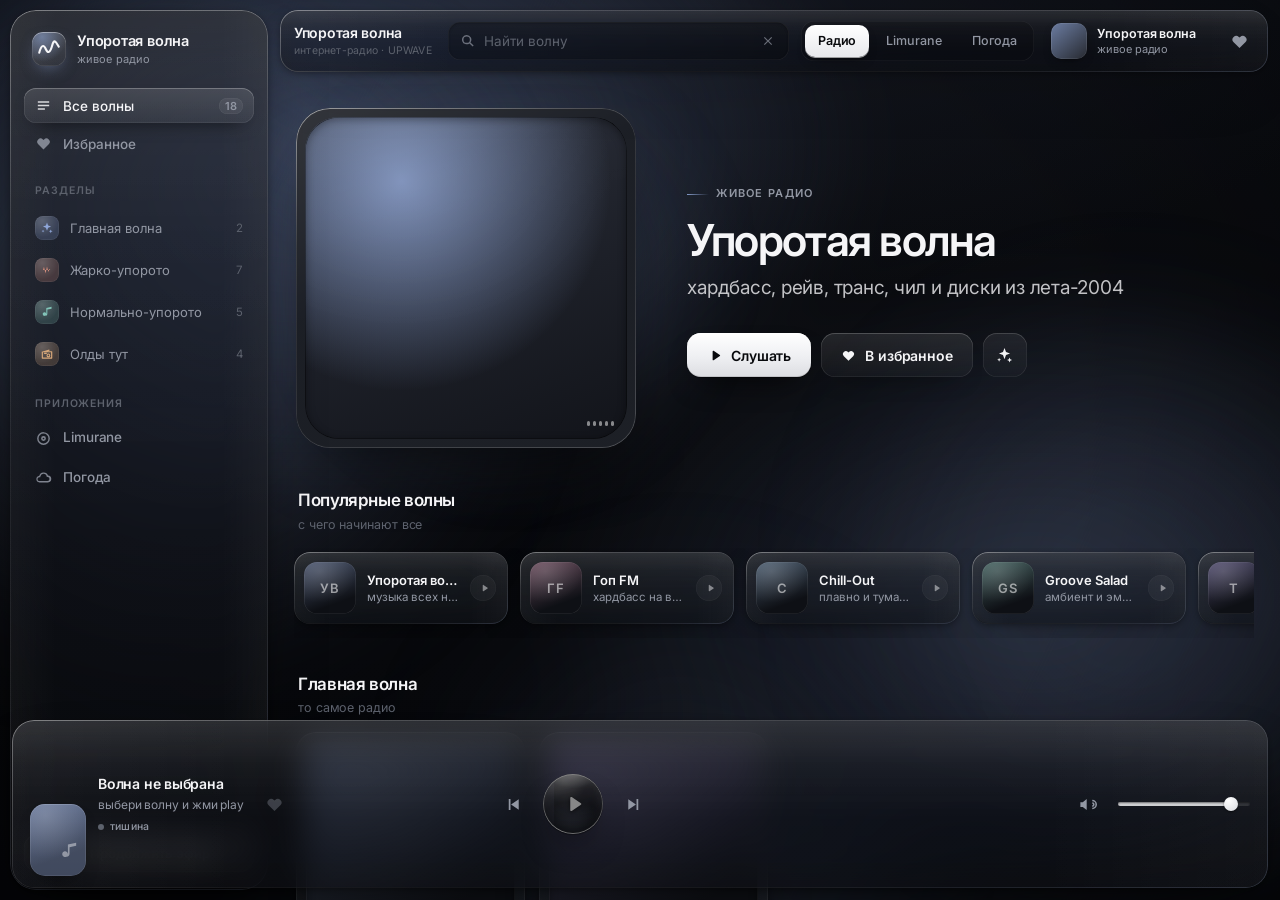
<file: index.html>
<!DOCTYPE html>
<html lang="ru">
<head>
  <meta charset="UTF-8">
  <meta name="viewport" content="width=device-width, initial-scale=1.0, viewport-fit=cover">
  <meta name="description" content="Упоротая волна — интернет-радио с живыми потоками: хардбасс, рейв, гоп-фм, транс, чил. Один клик — и в эфире.">
  <meta name="theme-color" content="#08090C">
  <meta name="apple-mobile-web-app-capable" content="yes">
  <meta name="apple-mobile-web-app-status-bar-style" content="black-translucent">
  <link rel="icon" href="data:image/svg+xml,%3Csvg xmlns='http://www.w3.org/2000/svg' viewBox='0 0 64 64'%3E%3Crect width='64' height='64' rx='15' fill='%2308090C'/%3E%3Cpath d='M10 40c4-16 9-16 13-8s9 8 13-8 9-8 12 2' fill='none' stroke='%23F5F5F7' stroke-width='4.5' stroke-linecap='round'/%3E%3C/svg%3E">
  <title>Упоротая волна — интернет-радио</title>
  <link rel="preconnect" href="https://fonts.googleapis.com">
  <link rel="preconnect" href="https://fonts.gstatic.com" crossorigin>
  <link rel="stylesheet" href="https://fonts.googleapis.com/css2?family=Inter:wght@300;400;500;600;700&display=swap">
  <link rel="stylesheet" href="css/style.css?v=21">
</head>
<body>
  <!-- Атмосфера: цвет живёт в ::before и меняется плавно из обложки -->
  <div class="atmos" id="atmos" aria-hidden="true">
    <span class="atmos-blob a"></span>
    <span class="atmos-blob b"></span>
    <span class="atmos-blob c"></span>
    <span class="atmos-grain"></span>
  </div>

  <!-- Каркас Liquid Glass для иконок: CHROME — деформация кромки (FrostedGlass),
       DISP — настоящее преломление для маленьких выпуклых кнопок -->
  <svg class="glass-defs" width="0" height="0" aria-hidden="true" focusable="false">
    <defs>
      <radialGradient id="lg-refract" cx="50%" cy="50%" r="50%">
        <stop offset="0" stop-color="#fff" stop-opacity="1"/>
        <stop offset="0.28" stop-color="#a8a8a8" stop-opacity="1"/>
        <stop offset="0.62" stop-color="#4a4a4a" stop-opacity="1"/>
        <stop offset="0.9" stop-color="#c8c8c8" stop-opacity="1"/>
        <stop offset="1" stop-color="#fff" stop-opacity="1"/>
      </radialGradient>
      <radialGradient id="lg-refract-flat" cx="50%" cy="42%" r="62%">
        <stop offset="0" stop-color="#fff" stop-opacity="1"/>
        <stop offset="0.35" stop-color="#a0a0a0" stop-opacity="1"/>
        <stop offset="0.75" stop-color="#3c3c3c" stop-opacity="1"/>
        <stop offset="0.93" stop-color="#9c9c9c" stop-opacity="1"/>
        <stop offset="1" stop-color="#fff" stop-opacity="1"/>
      </radialGradient>
      <filter id="lg-chrome" x="-35%" y="-35%" width="170%" height="170%" color-interpolation-filters="sRGB">
        <feImage href="#lg-refract" x="0" y="0" width="100%" height="100%" preserveAspectRatio="none" result="map"/>
        <feDisplacementMap in="SourceGraphic" in2="map" scale="24" xChannelSelector="R" yChannelSelector="G"/>
      </filter>
      <filter id="lg-chrome-flat" x="-35%" y="-35%" width="170%" height="170%" color-interpolation-filters="sRGB">
        <feImage href="#lg-refract-flat" x="0" y="0" width="100%" height="100%" preserveAspectRatio="none" result="map"/>
        <feDisplacementMap in="SourceGraphic" in2="map" scale="14" xChannelSelector="R" yChannelSelector="G"/>
      </filter>
      <filter id="lg-refract" x="-40%" y="-40%" width="180%" height="180%" color-interpolation-filters="sRGB">
        <feTurbulence id="lgRefractBase" type="fractalNoise" baseFrequency="0.0005 0.007" numOctaves="1" seed="23" result="noise"/>
        <feGaussianBlur in="noise" stdDeviation="3" result="soft"/>
        <feDisplacementMap in="SourceGraphic" in2="soft" scale="52" xChannelSelector="R" yChannelSelector="G"/>
      </filter>
      <filter id="lg-refract-round" x="-40%" y="-40%" width="180%" height="180%" color-interpolation-filters="sRGB">
        <feTurbulence id="lgRefractRound" type="fractalNoise" baseFrequency="0.006 0.006" numOctaves="1" seed="7" result="noise"/>
        <feGaussianBlur in="noise" stdDeviation="3" result="soft"/>
        <feDisplacementMap in="SourceGraphic" in2="soft" scale="46" xChannelSelector="R" yChannelSelector="G"/>
      </filter>
      <!-- Текстура стекла: едва видимая зернистость поверхности -->
      <filter id="lg-grain" x="0" y="0" width="100%" height="100%">
        <feTurbulence type="fractalNoise" baseFrequency="0.9" numOctaves="2" seed="11"/>
        <feColorMatrix type="saturate" values="0"/>
        <feComponentTransfer><feFuncA type="linear" slope="0.5" intercept="0"/></feComponentTransfer>
      </filter>
    </defs>
  </svg>

  <div class="app">

    <!-- Боковая панель -->
    <aside class="sidebar glass" id="sidebar" aria-label="Навигация">
      <div class="brand">
        <span class="brand-mark" id="brandMark" aria-hidden="true">
          <svg viewBox="0 0 32 32"><path d="M4 20.5c2.6-10 5.6-10 8-4.5s5.4 5.5 8-4.5 5.6-2 8 1.5" fill="none" stroke="currentColor" stroke-width="2.6" stroke-linecap="round"/></svg>
        </span>
        <span class="brand-name">Упоротая волна<small>живое радио</small></span>
      </div>

      <nav class="side-nav" id="sideNav">
        <button class="side-link active" data-nav="all">
          <svg viewBox="0 0 24 24" aria-hidden="true"><path d="M4 6h16v2.2H4V6zm0 4.9h16v2.2H4v-2.2zm0 4.9h10v2.2H4v-2.2z"/></svg>
          <span>Все волны</span>
          <span class="side-count" id="allCount"></span>
        </button>
        <button class="side-link" data-nav="favorites">
          <svg viewBox="0 0 24 24" aria-hidden="true"><path d="M12 20.3 4.6 13a4.7 4.7 0 0 1 6.6-6.7l.8.8.8-.8A4.7 4.7 0 0 1 19.4 13L12 20.3z"/></svg>
          <span>Избранное</span>
          <span class="side-count" id="favCount" hidden></span>
        </button>
      </nav>

      <div class="side-section">
        <div class="side-head"><span>Разделы</span></div>
        <div class="side-playlists" id="sideMoods"></div>
      </div>

      <div class="side-section side-links">
        <div class="side-head"><span>Приложения</span></div>
        <a class="side-app" href="limurane.html">
          <svg viewBox="0 0 24 24" aria-hidden="true"><path d="M12 3a9 9 0 1 0 0 18 9 9 0 0 0 0-18zm0 2a7 7 0 1 1 0 14 7 7 0 0 1 0-14zm0 3.6a3.4 3.4 0 1 0 0 6.8 3.4 3.4 0 0 0 0-6.8zm0 2.2a1.2 1.2 0 1 1 0 2.4 1.2 1.2 0 0 1 0-2.4z"/></svg>
          <span>Limurane</span>
        </a>
        <a class="side-app" href="weather.html">
          <svg viewBox="0 0 24 24" aria-hidden="true"><path d="M6.5 19a4.5 4.5 0 0 1-.62-8.96A6.5 6.5 0 0 1 18.4 9.2 4.9 4.9 0 0 1 17.6 19H6.5zm11.1-2a2.9 2.9 0 0 0 .3-5.78l-1.5-.16-.08-1.5A4.5 4.5 0 0 0 7.7 10.3l-.38 1.33-1.4.15A2.5 2.5 0 0 0 6.5 17h11.1z"/></svg>
          <span>Погода</span>
        </a>
      </div>

      <button class="side-cta" id="btnLast">
        <svg viewBox="0 0 24 24" aria-hidden="true"><path d="M8 5.1v13.8L19 12 8 5.1z"/></svg>
        Продолжить эфир
      </button>
    </aside>

    <div class="sidebar-backdrop" id="sidebarBackdrop" hidden></div>

    <!-- Основная область -->
    <div class="content">
      <header class="topbar glass-chrome" id="topbar">
        <button class="icon-btn burger" id="btnBurger" aria-label="Меню и разделы">
          <svg viewBox="0 0 24 24" aria-hidden="true"><path d="M3 6h18v2.2H3V6zm0 4.9h18v2.2H3v-2.2zm0 4.9h18v2.2H3v-2.2z"/></svg>
        </button>

        <span class="top-name" aria-hidden="true">
          <b>Упоротая волна</b>
          <small>интернет-радио · UPWAVE</small>
        </span>

        <div class="search" role="search">
          <svg viewBox="0 0 24 24" aria-hidden="true"><path d="M10 3a7 7 0 1 0 4.2 12.6l4.8 4.8 1.5-1.5-4.8-4.8A7 7 0 0 0 10 3zm0 2.2A4.8 4.8 0 1 1 10 14.8 4.8 4.8 0 0 1 10 5.2z"/></svg>
          <input type="search" id="searchInput" placeholder="Найти волну" autocomplete="off" aria-label="Поиск волны">
          <button class="icon-btn small clear-btn" id="searchClear" hidden aria-label="Очистить поиск">
            <svg viewBox="0 0 24 24" aria-hidden="true"><path d="M6.4 5 5 6.4 10.6 12 5 17.6 6.4 19 12 13.4 17.6 19 19 17.6 13.4 12 19 6.4 17.6 5 12 10.6 6.4 5z"/></svg>
          </button>
        </div>

        <nav class="tabs" aria-label="Приложения">
          <a class="tab active" href="index.html" aria-current="page">Радио</a>
          <a class="tab" href="limurane.html">Limurane</a>
          <a class="tab" href="weather.html">Погода</a>
        </nav>

        <a class="top-mini" id="topMini" href="#" aria-label="Играть или поставить на паузу">
          <span class="top-mini-art" id="topMiniArt" aria-hidden="true"><i></i></span>
          <span class="top-mini-text">
            <span class="top-mini-title" id="topMiniTitle">Упоротая волна</span>
            <span class="top-mini-sub" id="topMiniSub">живое радио</span>
          </span>
        </a>

        <button class="icon-btn top-fav-btn" id="topFav" aria-label="Избранное" aria-pressed="false">
          <svg viewBox="0 0 24 24" aria-hidden="true"><path d="M12 20.3 4.6 13a4.7 4.7 0 0 1 6.6-6.7l.8.8.8-.8A4.7 4.7 0 0 1 19.4 13L12 20.3z"/></svg>
        </button>
      </header>

      <main class="view" id="view" tabindex="-1"></main>
    </div>

    <!-- Плеер: отдельная стеклянная поверхность над нижней кромкой -->
    <footer class="player glass-chrome-flat" id="player" aria-label="Плеер">
      <div class="player-left">
        <button class="np-art-btn" id="npBtn" aria-label="Играть текущую волну" disabled>
          <span class="np-art" id="npArt" aria-hidden="true">
            <svg viewBox="0 0 24 24"><path d="M9 18.2a3.1 3.1 0 1 1 1.8-2.8V5l9-1.9v3.3l-7.2 1.5v7.1A3.1 3.1 0 0 1 9 18.2z"/></svg>
            <span class="np-eq" id="npEq"><i></i><i></i><i></i><i></i></span>
          </span>
        </button>
        <div class="np-info">
          <div class="np-title" id="npTitle">Волна не выбрана</div>
          <div class="np-sub" id="npSub">выбери волну и жми play</div>
          <div class="np-meta">
            <span class="live-pill" id="livePill"><i class="dot" id="npDot"></i><span id="npStatus">тишина</span></span>
            <span class="np-listeners" id="npListeners" hidden></span>
          </div>
        </div>
        <button class="icon-btn fav" id="npFav" aria-label="В избранное" disabled>
          <svg viewBox="0 0 24 24" aria-hidden="true"><path d="M12 20.3 4.6 13a4.7 4.7 0 0 1 6.6-6.7l.8.8.8-.8A4.7 4.7 0 0 1 19.4 13L12 20.3z"/></svg>
        </button>
      </div>

      <div class="player-center">
        <div class="player-buttons">
          <button class="icon-btn" id="btnPrev" aria-label="Предыдущая волна">
            <svg viewBox="0 0 24 24" aria-hidden="true"><path d="M6 5h2.2v14H6V5zm12.6.4v13.2L8.9 12l9.7-6.6z"/></svg>
          </button>
          <button class="play-btn" id="btnPlay" aria-label="Играть">
            <span class="play-sheen" aria-hidden="true"></span>
            <svg class="ic-play" viewBox="0 0 24 24" aria-hidden="true"><path d="M9 5.4v13.2c0 .8.9 1.3 1.6.9l10-6.6c.6-.4.6-1.4 0-1.8l-10-6.6c-.7-.5-1.6 0-1.6.9z"/></svg>
            <svg class="ic-pause" viewBox="0 0 24 24" aria-hidden="true"><path d="M8 5h3.2v14H8V5zm4.8 0H16v14h-3.2V5z"/></svg>
          </button>
          <button class="icon-btn" id="btnNext" aria-label="Следующая волна">
            <svg viewBox="0 0 24 24" aria-hidden="true"><path d="M15.8 5H18v14h-2.2V5zM5.4 5.4 15.1 12l-9.7 6.6V5.4z"/></svg>
          </button>
        </div>
        <canvas class="viz" id="viz" aria-hidden="true"></canvas>
      </div>

      <div class="player-right">
        <button class="icon-btn mute" id="btnMute" aria-label="Выключить звук">
          <svg class="ic-vol" viewBox="0 0 24 24" aria-hidden="true"><path d="M11 5 6 9H3v6h3l5 4V5zm7 4a3 3 0 0 1 0 6v-2a1 1 0 0 0 0-2v-2zm0-3a6 6 0 0 1 0 12v-2a4 4 0 0 0 0-8V6z"/></svg>
          <svg class="ic-muted" viewBox="0 0 24 24" aria-hidden="true"><path d="M3 9v6h4l5 4V5L7 9H3zm17 .6L18.6 8 16.5 10 14.4 8 13 9.6l2.1 2.4L13 14.4l1.4 1.6 2.1-2 2.1 2 1.4-1.6-2.1-2.4L20 9.6z"/></svg>
        </button>
        <div class="vol-wrap">
          <input type="range" id="volume" min="0" max="1" step="0.01" value="0.9" aria-label="Громкость">
        </div>
      </div>
    </footer>
  </div>

  <div id="toastRoot" aria-live="polite"></div>
  <audio id="radio" preload="none" crossorigin="anonymous"></audio>

  <script src="js/live.js?v=1"></script>
  <script src="js/app.js?v=15"></script>
</body>
</html>
</file>
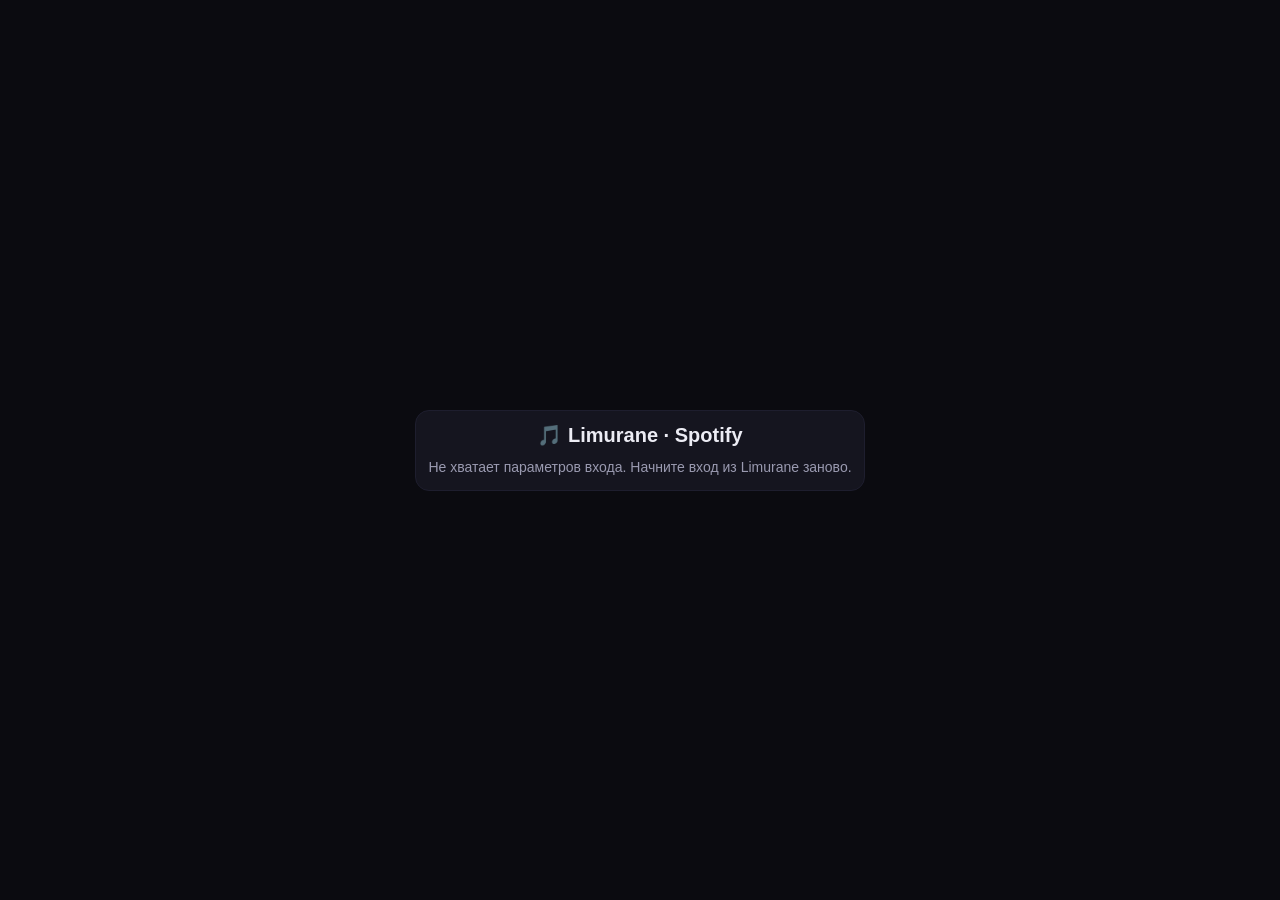
<file: callback.html>
<!DOCTYPE html>
<html lang="ru">
<head>
  <meta charset="UTF-8">
  <meta name="viewport" content="width=device-width, initial-scale=1.0">
  <title>Подключение Spotify — Limurane</title>
  <link rel="stylesheet" href="css/player.css?v=10">
  <style>
    body { display: flex; align-items: center; justify-content: center; min-height: 100vh; }
    .card { max-width: 520px; text-align: center; }
    .card h1 { font-size: 20px; margin-bottom: 10px; }
    .card p { color: var(--text-dim); font-size: 14px; line-height: 1.5; }
    .ok { color: var(--accent-2); }
  </style>
</head>
<body>
  <div class="card">
    <h1>🎵 Limurane · Spotify</h1>
    <p id="status">Подтверждаю вход…</p>
  </div>

  <script>
    (async () => {
      const $ = (s) => document.querySelector(s);
      const status = $("#status");
      const LS_TOKEN = "limurane.spotify.token";
      const LS_VERIF = "limurane.spotify.verifier";
      const LS_STATE = "limurane.spotify.state";

      const params = new URLSearchParams(location.search);
      const error = params.get("error");

      if (error) {
        status.textContent = error === "access_denied"
          ? "Вход отменён. Вернитесь в Limurane, если передумали."
          : "Spotify вернул ошибку: " + error;
        setTimeout(() => location.replace("limurane.html"), 3000);
        return;
      }

      const code = params.get("code");
      const state = params.get("state");
      const savedState = localStorage.getItem(LS_STATE);
      const verifier = localStorage.getItem(LS_VERIF);

      if (!code || !state || !verifier) {
        status.textContent = "Не хватает параметров входа. Начните вход из Limurane заново.";
        setTimeout(() => location.replace("limurane.html"), 3000);
        return;
      }

      /* CSRF-проверка state (требование PKCE) */
      if (state !== savedState) {
        status.textContent = "Несовпадение state — вход прерван из соображений безопасности.";
        setTimeout(() => location.replace("limurane.html"), 3500);
        return;
      }

      try {
        /* redirect_uri должен совпадать с тем, что уходил в authorize,
           символ в символ — иначе Spotify вернёт 400 invalid_grant. */
        const redirectUri = location.origin + location.pathname;
        const body = new URLSearchParams({
          grant_type: "authorization_code",
          code: code,
          redirect_uri: redirectUri,
          /* Client Secret не используется — это PKCE. Client ID берём из
             хранилища; если его там нет — встроенный в сайт. */
          client_id: localStorage.getItem("limurane.spotify.clientId") ||
            "52368657722b4d06bc672a8f6244969c",
          code_verifier: verifier,
        });

        const resp = await fetch("https://accounts.spotify.com/api/token", {
          method: "POST",
          headers: { "Content-Type": "application/x-www-form-urlencoded" },
          body,
        });

        if (!resp.ok) {
          /* Покажем причину от Spotify, а не только код */
          let detail = "";
          try {
            const err = await resp.json();
            detail = err.error_description || err.error || "";
          } catch (e) { /* тело не JSON — не критично */ }
          status.textContent = "Обмен токена не удался (HTTP " + resp.status + ")" +
            (detail ? ": " + detail : "") + ".";
          setTimeout(() => location.replace("limurane.html"), 6000);
          return;
        }

        const tok = await resp.json();
        localStorage.setItem(LS_TOKEN, JSON.stringify({
          access_token: tok.access_token,
          refresh_token: tok.refresh_token || null,
          expires_at: Date.now() + (tok.expires_in - 90) * 1000,
        }));
        localStorage.removeItem(LS_VERIF);
        localStorage.removeItem(LS_STATE);

        status.className = "ok";
        status.textContent = "Spotify подключён! Открываю Limurane…";
        setTimeout(() => location.replace("limurane.html"), 700);
      } catch (e) {
        status.textContent = "Сеть подвела: " + (e && e.message || e);
        setTimeout(() => location.replace("limurane.html"), 3500);
      }
    })();
  </script>
</body>
</html>
</file>
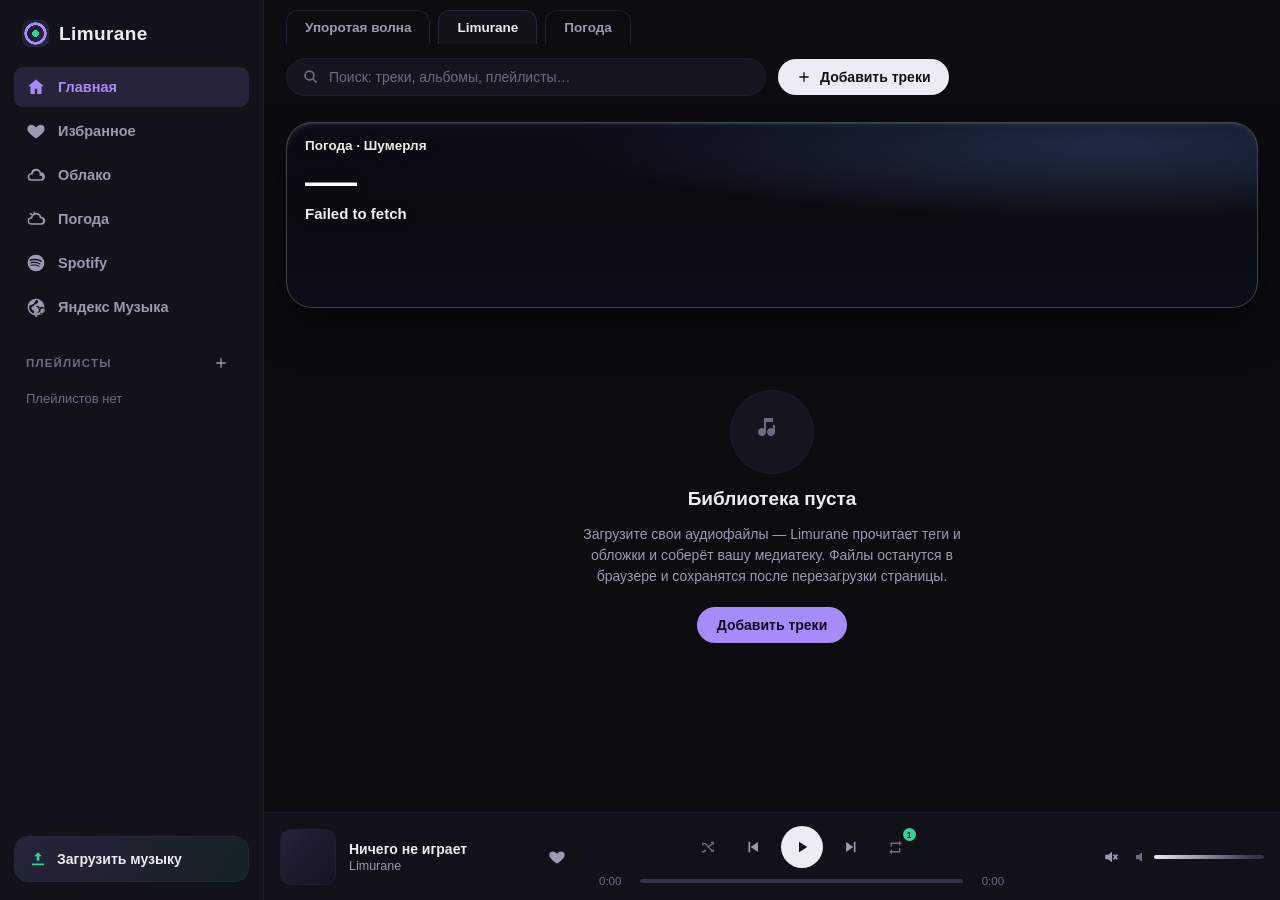
<file: limurane.html>
<!DOCTYPE html>
<html lang="ru">
<head>
  <meta charset="UTF-8">
  <meta name="viewport" content="width=device-width, initial-scale=1.0, viewport-fit=cover">
  <meta name="description" content="Limurane — локальный музыкальный плеер: загрузка аудиофайлов, плейлисты, избранное, поиск.">
  <meta name="theme-color" content="#0b0b10">
  <meta name="apple-mobile-web-app-capable" content="yes">
  <title>Limurane</title>
  <link rel="icon" href="data:image/svg+xml,%3Csvg xmlns='http://www.w3.org/2000/svg' viewBox='0 0 64 64'%3E%3Crect width='64' height='64' rx='14' fill='%230b0b10'/%3E%3Ccircle cx='32' cy='32' r='17' fill='none' stroke='%23a78bfa' stroke-width='5'/%3E%3Ccircle cx='32' cy='32' r='5' fill='%2334d399'/%3E%3C/svg%3E">
  <link rel="stylesheet" href="css/player.css?v=12">
  <link rel="stylesheet" href="css/weather.css?v=2">
</head>
<body>
  <div class="app">

    <!-- Боковая панель -->
    <aside class="sidebar" id="sidebar" aria-label="Навигация">
      <div class="brand">
        <span class="brand-mark" aria-hidden="true"></span>
        <span class="brand-name">Limurane</span>
      </div>

      <nav class="side-nav" id="sideNav">
        <button class="side-link" data-nav="home">
          <svg viewBox="0 0 24 24" aria-hidden="true"><path d="M12 3.1 2.6 11h2.8v9.4h5.2v-6.2h2.8v6.2h5.2V11h2.8L12 3.1z"/></svg>
          <span>Главная</span>
        </button>
        <button class="side-link" data-nav="favorites">
          <svg viewBox="0 0 24 24" aria-hidden="true"><path d="M12 21s-7.5-4.6-9.8-9.2C.6 8.4 2.6 4.9 6 4.6c2-.2 3.9.9 6 3.2 2.1-2.3 4-3.4 6-3.2 3.4.3 5.4 3.8 3.8 7.2C19.5 16.4 12 21 12 21z"/></svg>
          <span>Избранное</span>
          <span class="side-count" id="favCount" hidden></span>
        </button>
        <button class="side-link" data-nav="cloud">
          <svg viewBox="0 0 24 24" aria-hidden="true"><path d="M6.5 19a4.5 4.5 0 0 1-.4-8.98A6 6 0 0 1 17.8 8.7 4 4 0 0 1 17.5 19h-11zm11.15-2a2 2 0 0 0 .25-3.98l-1.53-.19-.08-1.54A4 4 0 0 0 8.4 10.02l-.4 1.36-1.42.15A2.5 2.5 0 0 0 6.5 17h11.15z"/></svg>
          <span>Облако</span>
          <span class="side-count" id="cloudCount" hidden></span>
        </button>
        <button class="side-link" data-nav="weather">
          <svg viewBox="0 0 24 24" aria-hidden="true"><path d="M6.5 19a4.5 4.5 0 0 1-.62-8.96A6.5 6.5 0 0 1 18.4 9.2 4.9 4.9 0 0 1 17.6 19H6.5zm11.1-2a2.9 2.9 0 0 0 .3-5.78l-1.5-.16-.08-1.5A4.5 4.5 0 0 0 7.7 10.3l-.38 1.33-1.4.15A2.5 2.5 0 0 0 6.5 17h11.1zM9 3.2h2v2.6H9V3.2zm5.4 1.1 1.2 1.6-2.1 1.6-1.2-1.6 2.1-1.6zM4.3 6 5.5 4.4l2.1 1.6-1.2 1.6L4.3 6z"/></svg>
          <span>Погода</span>
        </button>
        <button class="side-link" data-nav="spotify">
          <svg viewBox="0 0 24 24" aria-hidden="true"><path d="M12 2a10 10 0 1 0 0 20 10 10 0 0 0 0-20zm4.3 14.3c-.2.3-.6.4-.9.2-2.5-1.5-5.6-1.8-9.3-1-.3.1-.6-.1-.7-.5-.1-.3.1-.6.4-.7 4-.9 7.4-.5 10.2 1.2.3.2.4.6.3.8zm1.1-2.8c-.2.4-.7.5-1.1.3-2.8-1.7-7-2.2-10.2-1.2-.4.1-.9-.1-1-.5-.1-.4.1-.9.5-1 3.7-1.1 8.3-.6 11.5 1.4.3.2.4.7.3 1zm.1-2.9c-3.4-2-8.9-2.2-12-1.2-.5.2-1-.1-1.2-.6-.2-.5.1-1 .6-1.2 3.7-1.1 9.8-.9 13.7 1.4.5.3.6.8.4 1.3-.3.4-.9.6-1.5.3z"/></svg>
          <span>Spotify</span>
        </button>
        <button class="side-link" data-nav="yandex">
          <svg viewBox="0 0 24 24" aria-hidden="true"><path d="M12 2C6.48 2 2 6.48 2 12s4.48 10 10 10 10-4.48 10-10S17.52 2 12 2zm-1 17.93c-3.95-.11-7.1-3.35-7.1-7.1 0-1.06.18-2.08.53-3.02 3.02.46 5.72-1.72 6.57-4.63.27-.92 1.06-1.61 2.08-1.51.92.27 1.61 1.06 1.51 2.08-.61 2.11-2.77 3.62-5.05 3.84V21h2.36v-1.56c1.94-.27 3.52-1.79 3.52-3.84 0-2.18-1.54-3.96-3.53-3.96-1.35 0-2.48.78-2.93 1.93-.36.91 1.03 1.52 2.04 1.44.84-.06 1.65-.86 1.52-1.85-.2-1.43-1.48-2.42-3.03-2.28-1.72.15-3.09 1.55-2.94 3.31.09 1.05 1.01 1.86 2.08 1.86 1.07 0 1.93-.79 2.08-1.85.15-1.76 1.22-3.16 2.94-3.31 1.55-.14 2.83.85 3.03 2.28.13.99.68 1.79 1.52 1.85-1.01.08-2.4-.53-2.04-1.44.45-1.15 1.58-1.93 2.93-1.93 1.99 0 3.53 1.78 3.53 3.96 0 2.05-1.58 3.57-3.52 3.84V21h-2.36v-1.64c2.28-.22 4.44-1.73 5.05-3.84.1-1.02-.59-1.81-1.51-2.08-1.02-.1-1.81.59-2.08 1.51-.85 2.91-3.55 5.09-6.57 4.63-.35.94-.53 1.96-.53 3.02 0 3.75 3.15 6.99 7.1 7.1z"/></svg>
          <span>Яндекс Музыка</span>
        </button>
      </nav>

      <div class="side-section">
        <div class="side-head">
          <span>Плейлисты</span>
          <button class="icon-btn small" id="btnNewPlaylist" title="Создать плейлист" aria-label="Создать плейлист">
            <svg viewBox="0 0 24 24" aria-hidden="true"><path d="M11 5h2v6h6v2h-6v6h-2v-6H5v-2h6V5z"/></svg>
          </button>
        </div>
        <div class="side-playlists" id="sidePlaylists"></div>
      </div>

      <button class="upload-cta" id="btnUploadSide">
        <svg viewBox="0 0 24 24" aria-hidden="true"><path d="M12 3 6.8 8.2h3.4v6h3.6v-6h3.4L12 3zM4 18h16v2.4H4V18z"/></svg>
        Загрузить музыку
      </button>
    </aside>

    <div class="sidebar-backdrop" id="sidebarBackdrop" hidden></div>

    <!-- Основная область -->
    <div class="content">
      <nav class="tabs" aria-label="Приложения">
        <a class="tab" href="index.html">Упоротая волна</a>
        <a class="tab active" href="limurane.html" aria-current="page">Limurane</a>
        <a class="tab" href="weather.html">Погода</a>
      </nav>

      <header class="topbar">
        <button class="icon-btn burger" id="btnBurger" aria-label="Меню">
          <svg viewBox="0 0 24 24" aria-hidden="true"><path d="M3 6h18v2.2H3V6zm0 5h18v2.2H3V11zm0 5h18v2.2H3V16z"/></svg>
        </button>
        <button class="icon-btn back" id="btnBack" hidden aria-label="Назад">
          <svg viewBox="0 0 24 24" aria-hidden="true"><path d="M15.4 4.6 8 12l7.4 7.4 1.7-1.7L11.4 12l5.7-5.7-1.7-1.7z"/></svg>
        </button>
        <div class="search" role="search">
          <svg viewBox="0 0 24 24" aria-hidden="true"><path d="M10 3a7 7 0 1 0 4.2 12.6l4.8 4.8 1.5-1.5-4.8-4.8A7 7 0 0 0 10 3zm0 2.2A4.8 4.8 0 1 1 10 14.8 4.8 4.8 0 0 1 10 5.2z"/></svg>
          <input type="search" id="searchInput" placeholder="Поиск: треки, альбомы, плейлисты…" autocomplete="off">
          <button class="icon-btn small clear-btn" id="searchClear" hidden aria-label="Очистить поиск">
            <svg viewBox="0 0 24 24" aria-hidden="true"><path d="M6.4 5 5 6.4 10.6 12 5 17.6 6.4 19 12 13.4 17.6 19 19 17.6 13.4 12 19 6.4 17.6 5 12 10.6 6.4 5z"/></svg>
          </button>
        </div>
        <button class="upload-btn" id="btnUpload">
          <svg viewBox="0 0 24 24" aria-hidden="true"><path d="M11 5h2v6h6v2h-6v6h-2v-6H5v-2h6V5z"/></svg>
          <span>Добавить треки</span>
        </button>
      </header>

      <main class="view" id="view" tabindex="-1"></main>

      <!-- Нижний плеер — в потоке, sticky над адресной строкой -->
      <footer class="player" id="player">
    <div class="player-left">
      <div class="np-cover" id="npCover" aria-hidden="true"></div>
      <div class="np-info">
        <div class="np-title" id="npTitle">Ничего не играет</div>
        <div class="np-artist" id="npArtist">Limurane</div>
      </div>
      <button class="icon-btn fav" id="npFav" aria-label="В избранное" disabled>
        <svg viewBox="0 0 24 24" aria-hidden="true"><path d="M12 21s-7.5-4.6-9.8-9.2C.6 8.4 2.6 4.9 6 4.6c2-.2 3.9.9 6 3.2 2.1-2.3 4-3.4 6-3.2 3.4.3 5.4 3.8 3.8 7.2C19.5 16.4 12 21 12 21z"/></svg>
      </button>
    </div>

    <div class="player-center">
      <div class="player-buttons">
        <button class="ghost-btn" id="btnShuffle" aria-label="Перемешать" aria-pressed="false" title="Перемешать">
          <svg viewBox="0 0 24 24" aria-hidden="true"><path d="M17 4h4v4h-2V7.4l-4.3 4.3 4.3 4.3V14.5h2v4h-4v-2h.1l-4.4-4.5L8.3 7H6.5v2h-2V5h2v.5h2.9l4.5 4.5L18 5.5h-1V4zM4 17h2.5l2.2-2.2 1.5 1.5L7.6 19H4v-2z"/></svg>
        </button>
        <button class="icon-btn" id="btnPrev" aria-label="Предыдущий трек">
          <svg viewBox="0 0 24 24" aria-hidden="true"><path d="M6 5h2.2v14H6V5zm12.6.4v13.2L8.9 12l9.7-6.6z"/></svg>
        </button>
        <button class="play-btn" id="btnPlay" aria-label="Играть" aria-pressed="false">
          <svg class="ic-play" viewBox="0 0 24 24" aria-hidden="true"><path d="M8 5.1v13.8L19 12 8 5.1z"/></svg>
          <svg class="ic-pause" viewBox="0 0 24 24" aria-hidden="true"><path d="M7 5h3.4v14H7V5zm6.6 0H17v14h-3.4V5z"/></svg>
        </button>
        <button class="icon-btn" id="btnNext" aria-label="Следующий трек">
          <svg viewBox="0 0 24 24" aria-hidden="true"><path d="M15.8 5H18v14h-2.2V5zM5.4 5.4 15.1 12l-9.7 6.6V5.4z"/></svg>
        </button>
        <button class="ghost-btn" id="btnRepeat" aria-label="Повтор" aria-pressed="false" title="Повтор: выкл">
          <svg viewBox="0 0 24 24" aria-hidden="true"><path d="M7 7h10v2.5L21 6l-4-3.5V5H5v6h2V7zm10 10H7v-2.5L3 18l4 3.5V19h12v-6h-2v4z"/></svg>
          <span class="repeat-badge" hidden>1</span>
        </button>
      </div>
      <div class="seek-row">
        <span class="time" id="timeCur">0:00</span>
        <input type="range" id="seek" min="0" max="100" value="0" step="0.1" aria-label="Перемотка">
        <span class="time" id="timeTotal">0:00</span>
      </div>
    </div>

    <div class="player-right">
      <button class="icon-btn mute" id="btnMute" aria-label="Выключить звук">
        <svg class="ic-vol" viewBox="0 0 24 24" aria-hidden="true"><path d="M3 9v6h4l5 4V5L7 9H3zm13.5 3a3.5 3.5 0 0 0-2-3.2v6.4a3.5 3.5 0 0 0 2-3.2zm-2-8v2.1a6 6 0 0 1 0 11.8V20a8 8 0 0 0 0-16z"/></svg>
        <svg class="ic-muted" viewBox="0 0 24 24" aria-hidden="true"><path d="M3 9v6h4l5 4V5L7 9H3zm17 .6L18.6 8 16.5 10 14.4 8 13 9.6l2.1 2.4L13 14.4l1.4 1.6 2.1-2 2.1 2 1.4-1.6-2.1-2.4L20 9.6z"/></svg>
      </button>
      <svg class="vol-ic" viewBox="0 0 24 24" aria-hidden="true"><path d="M3 9v6h4l5 4V5L7 9H3z"/></svg>
      <input type="range" id="volume" min="0" max="1" step="0.01" value="0.9" aria-label="Громкость">
    </div>
    </footer>
    </div>
  </div>

  <!-- Скрытые элементы -->
  <input type="file" id="fileInput" accept="audio/*" multiple hidden>
  <div id="menuRoot"></div>
  <div id="toastRoot" aria-live="polite"></div>

  <dialog class="modal" id="playlistModal">
    <form id="playlistForm" method="dialog">
      <h2 id="playlistModalTitle">Новый плейлист</h2>
      <label class="field">
        <span>Название</span>
        <input type="text" id="playlistNameInput" maxlength="60" required autocomplete="off">
      </label>
      <div class="modal-actions">
        <button type="button" class="btn ghost" id="playlistCancel">Отмена</button>
        <button type="submit" class="btn primary" id="playlistSubmit">Создать</button>
      </div>
    </form>
  </dialog>

  <audio id="audio" preload="auto" crossorigin="anonymous"></audio>

  <script src="js/player.js?v=9"></script>
  <script src="js/spotify.js?v=8"></script>
  <script src="js/yandex.js?v=2"></script>
  <script src="js/weather.js?v=3"></script>
  <script>
    /* Вкладка «Погода» — отдельная страница; пункт сайдбара уходит туда же */
    document.addEventListener("click", function (e) {
      var link = e.target.closest('[data-nav="weather"]');
      if (!link) return;
      e.preventDefault();
      e.stopPropagation();
      location.href = "weather.html";
    }, true);
  </script>
</body>
</html>
</file>
<file: css/style.css>
/* ============================================================
   Упоротая волна — Liquid Glass
   Оптическое стекло: деформация кромки (SVG displacement по
   радиальной карте), преломление под выпуклыми кнопками,
   слоистые отражения. Палитра: #08090C / #111318 / #191C23 /
   #F5F5F7 / #9297A3. Акцент — из обложки текущего трека.
   ============================================================ */

:root {
  --ink-900: #08090C;
  --ink-800: #111318;
  --ink-700: #191C23;
  --ink-600: #23262E;
  --white: #F5F5F7;
  --dim: #9297A3;
  --faint: #5d626d;

  --art-rgb: 143 166 216;
  --art-hsl: 220 45% 70%;

  /* Регулируемые слои стекла */
  --glass-line: rgb(255 255 255 / 0.1);
  --glass-line-strong: rgb(255 255 255 / 0.18);
  --glass-fill: rgb(255 255 255 / 0.035);
  --glass-tint: rgb(16 18 24 / 0.72);

  --r-lg: 26px;
  --r-md: 20px;
  --r-sm: 14px;
  --r-xs: 10px;

  --ease: cubic-bezier(0.32, 0.72, 0, 1);
  --ease-soft: cubic-bezier(0.22, 1, 0.36, 1);

  --topbar-h: 62px;
  --player-h: 92px;
  --sidebar-w: 268px;

  --font: "Inter", -apple-system, BlinkMacSystemFont, "SF Pro Display", "Segoe UI", Roboto, "Helvetica Neue", sans-serif;

  --shadow-deep: 0 24px 60px -28px rgb(0 0 0 / 0.85), 0 2px 8px -2px rgb(0 0 0 / 0.5);
  --shadow-lift: 0 30px 70px -30px rgb(0 0 0 / 0.9);

  color-scheme: dark;
}

* { box-sizing: border-box; margin: 0; padding: 0; }

html, body { height: 100%; }

html { -webkit-text-size-adjust: 100%; }

body {
  font-family: var(--font);
  background: var(--ink-900);
  color: var(--white);
  font-size: 14.5px;
  line-height: 1.45;
  letter-spacing: -0.006em;
  -webkit-font-smoothing: antialiased;
  -moz-osx-font-smoothing: grayscale;
  overflow: hidden;
  overscroll-behavior: none;
}

button { font-family: inherit; font-size: inherit; color: inherit; background: none; border: 0; cursor: pointer; -webkit-tap-highlight-color: transparent; }
a { color: inherit; text-decoration: none; }
input { font-family: inherit; }
img { display: block; }

svg { width: 18px; height: 18px; fill: currentColor; display: block; flex-shrink: 0; }

.ic { display: inline-flex; }
.ic svg { width: 18px; height: 18px; }

:focus-visible { outline: 2px solid rgb(245 245 247 / 0.75); outline-offset: 3px; }

::selection { background: rgb(var(--art-rgb) / 0.35); }

::-webkit-scrollbar { width: 10px; height: 10px; }
::-webkit-scrollbar-track { background: transparent; }
::-webkit-scrollbar-thumb { background: rgb(255 255 255 / 0.09); border-radius: 8px; border: 3px solid transparent; background-clip: padding-box; }
::-webkit-scrollbar-thumb:hover { background: rgb(255 255 255 / 0.16); background-clip: padding-box; border: 3px solid transparent; }

.glass-defs { position: absolute; width: 0; height: 0; overflow: hidden; pointer-events: none; }

/* ============================================================
   Атмосфера: тёмная основа, мягкие пятна цвета обложки, текстура
   ============================================================ */

.atmos {
  position: fixed;
  inset: 0;
  z-index: 0;
  overflow: hidden;
  pointer-events: none;
  background:
    radial-gradient(120% 80% at 50% -10%, #151821 0%, transparent 55%),
    linear-gradient(180deg, #0b0d12 0%, var(--ink-900) 45%, #06070a 100%);
}

.atmos::before {
  content: "";
  position: absolute;
  inset: -20%;
  background:
    radial-gradient(46% 42% at 32% 26%, var(--a1, rgb(143 166 216 / 0.3)) 0%, transparent 68%),
    radial-gradient(40% 38% at 72% 62%, var(--a2, rgb(143 166 216 / 0.18)) 0%, transparent 70%),
    radial-gradient(34% 30% at 50% 92%, var(--a3, rgb(143 166 216 / 0.12)) 0%, transparent 72%);
  filter: blur(30px) saturate(115%);
  transition: background 2.6s var(--ease-soft), filter 2.6s var(--ease-soft);
  will-change: background;
}

.atmos-blob {
  position: absolute;
  border-radius: 50%;
  filter: blur(90px);
  opacity: 0.55;
  transition: background 3.2s var(--ease-soft), transform 1.2s ease-out;
  will-change: transform;
}

.atmos-blob.a {
  width: 42vw; height: 42vw;
  left: -8vw; top: 6vh;
  background: var(--a1, rgb(143 166 216 / 0.32));
}

.atmos-blob.b {
  width: 36vw; height: 36vw;
  right: -6vw; top: 40vh;
  background: var(--a2, rgb(143 166 216 / 0.2));
}

.atmos-blob.c {
  width: 30vw; height: 30vw;
  left: 38vw; bottom: -12vh;
  background: var(--a3, rgb(143 166 216 / 0.14));
}

/* Курсор чуть сдвигает свет — очень слабо, без параллакса картинок */
body:not(.calm) .atmos-blob.a { transform: translate3d(calc(var(--mx, 50%) * 0.012 - 6px), 0, 0); }
body:not(.calm) .atmos-blob.b { transform: translate3d(calc(var(--mx, 50%) * -0.01 + 5px), calc(var(--my, 50%) * 0.008 - 4px), 0); }

.atmos-grain {
  position: absolute;
  inset: 0;
  opacity: 0.5;
  mix-blend-mode: soft-light;
  background-image:
    repeating-linear-gradient(115deg, rgb(255 255 255 / 0.012) 0 1px, transparent 1px 3px),
    radial-gradient(circle at 50% 50%, transparent 55%, rgb(0 0 0 / 0.5) 100%);
}

/* ============================================================
   Каркас
   ============================================================ */

.app {
  position: relative;
  z-index: 1;
  display: grid;
  grid-template-columns: var(--sidebar-w) 1fr;
  grid-template-rows: minmax(0, 1fr);
  height: 100vh;
  height: 100dvh;
}

.content {
  position: relative;
  display: flex;
  flex-direction: column;
  min-width: 0;
  min-height: 0;
}

/* ============================================================
   Стекло: базовый материал и его слои
   ============================================================ */

.glass,
.glass-chrome,
.glass-chrome-flat {
  position: relative;
  isolation: isolate;
  -webkit-backdrop-filter: blur(22px) saturate(150%);
  backdrop-filter: blur(22px) saturate(150%);
  box-shadow:
    inset 0 0 0 0.6px var(--glass-line),
    inset 0 1px 0 0 rgb(255 255 255 / 0.06),
    inset 0 -1px 0 0 rgb(0 0 0 / 0.35),
    var(--shadow-deep);
}

/* верхний отблеск и мягкая подложка — одни и те же псевдослои */
.glass::before,
.glass-chrome::before,
.glass-chrome-flat::before {
  content: "";
  position: absolute;
  inset: 0;
  border-radius: inherit;
  z-index: -1;
  pointer-events: none;
  background:
    linear-gradient(180deg, rgb(255 255 255 / 0.075) 0%, rgb(255 255 255 / 0.014) 26%, rgb(255 255 255 / 0) 48%, rgb(0 0 0 / 0.1) 100%),
    linear-gradient(90deg, rgb(255 255 255 / 0.03), transparent 18%, transparent 82%, rgb(255 255 255 / 0.03));
}

/* вторичный блик по кромке — «толщина» материала */
.glass::after,
.glass-chrome::after,
.glass-chrome-flat::after {
  content: "";
  position: absolute;
  inset: 0;
  border-radius: inherit;
  z-index: -1;
  pointer-events: none;
  padding: 1px;
  background: linear-gradient(158deg,
    rgb(255 255 255 / 0.32) 0%,
    rgb(255 255 255 / 0.06) 22%,
    rgb(255 255 255 / 0) 46%,
    rgb(255 255 255 / 0.02) 70%,
    rgb(var(--art-rgb) / 0.18) 100%);
  -webkit-mask: linear-gradient(#000 0 0) content-box, linear-gradient(#000 0 0);
  mask: linear-gradient(#000 0 0) content-box, linear-gradient(#000 0 0);
  -webkit-mask-composite: xor;
  mask-composite: exclude;
}

@supports ((backdrop-filter: url(#lg-chrome)) or (-webkit-backdrop-filter: url(#lg-chrome))) {
  .glass-chrome {
    -webkit-backdrop-filter: blur(18px) saturate(165%) url(#lg-chrome);
    backdrop-filter: blur(18px) saturate(165%) url(#lg-chrome);
  }
  .glass-chrome-flat {
    -webkit-backdrop-filter: blur(16px) saturate(155%) url(#lg-chrome-flat);
    backdrop-filter: blur(16px) saturate(155%) url(#lg-chrome-flat);
  }
}

/* ============================================================
   Боковая панель
   ============================================================ */

.sidebar {
  display: flex;
  flex-direction: column;
  gap: 22px;
  padding: 20px 14px 18px;
  margin: 10px 0 10px 10px;
  border-radius: var(--r-lg);
  background:
    linear-gradient(180deg, rgb(255 255 255 / 0.045), rgb(255 255 255 / 0.008) 60%, rgb(0 0 0 / 0.06)),
    rgb(14 16 21 / 0.66);
  overflow-y: auto;
  z-index: 60;
  transition: transform 0.34s var(--ease);
}

.brand {
  display: flex;
  align-items: center;
  gap: 11px;
  padding: 2px 8px 0;
}

.brand-mark {
  width: 34px;
  height: 34px;
  border-radius: 11px;
  display: grid;
  place-items: center;
  color: var(--white);
  flex-shrink: 0;
  background:
    radial-gradient(120% 120% at 30% 15%, rgb(var(--art-rgb) / 0.55), transparent 60%),
    linear-gradient(160deg, rgb(255 255 255 / 0.16), rgb(255 255 255 / 0.03));
  box-shadow:
    inset 0 1px 0 rgb(255 255 255 / 0.35),
    inset 0 0 0 0.6px rgb(255 255 255 / 0.14),
    0 6px 16px -6px rgb(var(--art-rgb) / 0.55);
  cursor: pointer;
  transition: transform 0.3s var(--ease), box-shadow 0.3s var(--ease);
}

.brand-mark:hover { transform: translateY(-1px) scale(1.03); }
.brand-mark:active { transform: scale(0.96); }
.brand-mark svg { width: 26px; height: 26px; }

.brand-name {
  display: flex;
  flex-direction: column;
  font-size: 14.5px;
  font-weight: 600;
  letter-spacing: -0.015em;
  line-height: 1.15;
}

.brand-name small {
  font-size: 11px;
  font-weight: 400;
  color: var(--dim);
  letter-spacing: 0.01em;
  margin-top: 3px;
}

.side-nav { display: flex; flex-direction: column; gap: 3px; }

.side-link,
.side-app {
  display: flex;
  align-items: center;
  gap: 11px;
  width: 100%;
  padding: 9px 11px;
  border-radius: 12px;
  color: var(--dim);
  font-size: 13.5px;
  font-weight: 500;
  text-align: left;
  transition: background 0.2s ease, color 0.2s ease, box-shadow 0.24s var(--ease), transform 0.24s var(--ease);
}

.side-link svg,
.side-app svg { width: 17px; height: 17px; opacity: 0.85; }
.side-link span:not(.side-count) { flex: 1; }

.side-link:hover,
.side-app:hover {
  color: var(--white);
  background: rgb(255 255 255 / 0.05);
  box-shadow: inset 0 0 0 0.5px rgb(255 255 255 / 0.07);
}

.side-link.active,
.side-link[aria-current="page"] {
  color: var(--white);
  background:
    linear-gradient(180deg, rgb(255 255 255 / 0.13), rgb(255 255 255 / 0.05));
  box-shadow:
    inset 0 1px 0 rgb(255 255 255 / 0.2),
    inset 0 0 0 0.6px rgb(255 255 255 / 0.12),
    0 8px 20px -12px rgb(0 0 0 / 0.9);
}

.side-count {
  min-width: 22px;
  padding: 1px 6px;
  border-radius: 99px;
  font-size: 11px;
  font-weight: 600;
  text-align: center;
  color: var(--dim);
  background: rgb(255 255 255 / 0.06);
  box-shadow: inset 0 0 0 0.5px rgb(255 255 255 / 0.08);
}

.side-section { display: flex; flex-direction: column; gap: 4px; }

.side-head {
  display: flex;
  align-items: center;
  justify-content: space-between;
  padding: 0 11px 6px;
  font-size: 10.5px;
  font-weight: 600;
  letter-spacing: 0.09em;
  text-transform: uppercase;
  color: var(--faint);
}

.side-playlists { display: flex; flex-direction: column; gap: 2px; }

.side-playlist {
  display: flex;
  align-items: center;
  gap: 11px;
  padding: 8px 11px;
  border-radius: 11px;
  color: var(--dim);
  font-size: 13px;
  text-align: left;
  transition: background 0.2s ease, color 0.2s ease;
}

.side-playlist .pl-ic {
  width: 24px;
  height: 24px;
  border-radius: 8px;
  display: grid;
  place-items: center;
  color: var(--st, var(--dim));
  background:
    radial-gradient(100% 100% at 30% 20%, rgb(255 255 255 / 0.18), transparent 70%),
    color-mix(in srgb, var(--st) 22%, transparent);
  box-shadow: inset 0 0 0 0.6px rgb(255 255 255 / 0.1);
}

.side-playlist .pl-ic svg { width: 14px; height: 14px; }
.side-playlist .pl-name { flex: 1; }
.side-playlist .pl-count { font-size: 11.5px; color: var(--faint); }

.side-playlist:hover { color: var(--white); background: rgb(255 255 255 / 0.045); }
.side-playlist.active { color: var(--white); background: rgb(255 255 255 / 0.08); box-shadow: inset 0 0 0 0.5px rgb(255 255 255 / 0.09); }

.side-links { gap: 2px; }

.side-cta {
  margin-top: auto;
  display: flex;
  align-items: center;
  justify-content: center;
  gap: 8px;
  padding: 11px 14px;
  border-radius: 14px;
  font-size: 13px;
  font-weight: 600;
  color: var(--white);
  background: linear-gradient(180deg, rgb(255 255 255 / 0.14), rgb(255 255 255 / 0.04));
  box-shadow:
    inset 0 1px 0 rgb(255 255 255 / 0.24),
    inset 0 0 0 0.6px rgb(255 255 255 / 0.12),
    0 12px 26px -14px rgb(0 0 0 / 0.9);
  transition: transform 0.24s var(--ease), box-shadow 0.24s var(--ease);
}

.side-cta:hover { transform: translateY(-1px); box-shadow: inset 0 1px 0 rgb(255 255 255 / 0.3), inset 0 0 0 0.6px rgb(255 255 255 / 0.16), 0 18px 32px -16px rgb(0 0 0 / 0.9); }
.side-cta:active { transform: scale(0.985); }
.side-cta svg { width: 13px; height: 13px; }

.sidebar-backdrop { display: none; }

/* ============================================================
   Топбар — тонкая стеклянная поверхность
   ============================================================ */

.topbar {
  display: flex;
  align-items: center;
  gap: 12px;
  height: var(--topbar-h);
  margin: 10px 12px 0;
  padding: 0 10px;
  border-radius: 18px;
  flex-shrink: 0;
  background:
    linear-gradient(180deg, rgb(255 255 255 / 0.055), rgb(255 255 255 / 0.012) 70%),
    rgb(12 14 19 / 0.55);
  z-index: 50;
}

.top-mini {
  display: flex;
  align-items: center;
  gap: 10px;
  min-width: 0;
  max-width: 300px;
  padding: 5px 12px 5px 5px;
  border-radius: 13px;
  transition: background 0.2s ease;
}

.top-mini:hover { background: rgb(255 255 255 / 0.045); }

.top-mini-art {
  position: relative;
  width: 36px;
  height: 36px;
  border-radius: 10px;
  flex-shrink: 0;
  background:
    linear-gradient(140deg, rgb(var(--art-rgb) / 0.7), rgb(255 255 255 / 0.06)),
    var(--ink-700);
  background-size: cover;
  background-position: center;
  box-shadow: inset 0 0 0 0.6px rgb(255 255 255 / 0.16), 0 4px 12px -6px rgb(0 0 0 / 0.9);
}

.top-mini-text { display: flex; flex-direction: column; min-width: 0; line-height: 1.2; }

.top-mini-title {
  font-size: 12.5px;
  font-weight: 600;
  white-space: nowrap;
  overflow: hidden;
  text-overflow: ellipsis;
}

.top-mini-sub {
  font-size: 11px;
  color: var(--dim);
  white-space: nowrap;
  overflow: hidden;
  text-overflow: ellipsis;
  margin-top: 2px;
}

.search {
  position: relative;
  display: flex;
  align-items: center;
  gap: 8px;
  flex: 1;
  max-width: 400px;
  height: 38px;
  padding: 0 8px 0 12px;
  border-radius: 12px;
  color: var(--dim);
  background: rgb(0 0 0 / 0.22);
  box-shadow: inset 0 0 0 0.6px rgb(255 255 255 / 0.08), inset 0 1px 3px rgb(0 0 0 / 0.4);
  transition: box-shadow 0.24s var(--ease), background 0.24s ease;
}

.search:focus-within {
  background: rgb(0 0 0 / 0.3);
  box-shadow: inset 0 0 0 0.8px rgb(255 255 255 / 0.2), inset 0 1px 3px rgb(0 0 0 / 0.45), 0 0 0 4px rgb(var(--art-rgb) / 0.12);
}

.search svg { width: 16px; height: 16px; opacity: 0.7; }

.search input {
  flex: 1;
  min-width: 0;
  height: 100%;
  border: 0;
  outline: 0;
  background: transparent;
  color: var(--white);
  font-size: 13.5px;
}

.search input::placeholder { color: var(--faint); }
.search input::-webkit-search-cancel-button { display: none; }

.tabs { display: flex; gap: 4px; margin-left: auto; padding: 4px; border-radius: 13px; background: rgb(0 0 0 / 0.2); box-shadow: inset 0 0 0 0.6px rgb(255 255 255 / 0.07); }

.tab {
  padding: 7px 13px;
  border-radius: 10px;
  font-size: 12.5px;
  font-weight: 500;
  color: var(--dim);
  transition: color 0.2s ease, background 0.24s var(--ease), box-shadow 0.24s var(--ease);
}

.tab:hover { color: var(--white); }
.tab.active {
  color: var(--ink-900);
  background: linear-gradient(180deg, #ffffff, #e7e8ec);
  box-shadow: 0 1px 0 rgb(255 255 255 / 0.6), 0 6px 14px -8px rgb(0 0 0 / 0.9);
  font-weight: 600;
}

.icon-btn {
  display: grid;
  place-items: center;
  width: 38px;
  height: 38px;
  border-radius: 12px;
  color: var(--dim);
  background: transparent;
  transition: color 0.2s ease, background 0.2s ease, transform 0.24s var(--ease), box-shadow 0.24s var(--ease);
}

.icon-btn svg { width: 19px; height: 19px; }
.icon-btn:hover { color: var(--white); background: rgb(255 255 255 / 0.07); box-shadow: inset 0 0 0 0.5px rgb(255 255 255 / 0.08); }
.icon-btn:active,
.icon-btn.pressed { transform: scale(0.92); background: rgb(255 255 255 / 0.1); }
.icon-btn:disabled { opacity: 0.35; cursor: default; }

.icon-btn.small { width: 26px; height: 26px; border-radius: 8px; }
.icon-btn.small svg { width: 14px; height: 14px; }

.top-fav-btn[aria-pressed="true"] { color: rgb(245 245 247); }
.top-fav-btn[aria-pressed="true"] svg { fill: var(--white); }

.burger { display: none; }

/* ============================================================
   Прокручиваемое полотно
   ============================================================ */

.view {
  flex: 1;
  min-height: 0;
  overflow-y: auto;
  overflow-x: hidden;
  padding: 26px 28px calc(var(--player-h) + 44px);
  scroll-behavior: smooth;
  outline: none;
  -webkit-overflow-scrolling: touch;
}

.view > * { animation: view-in 0.42s var(--ease) both; }
.view.is-leaving > * { opacity: 0; transform: translateY(-6px); transition: opacity 0.09s ease, transform 0.09s ease; animation: none; }

@keyframes view-in {
  from { opacity: 0; transform: translateY(12px); }
  to { opacity: 1; transform: none; }
}

/* ============================================================
   Главная сцена
   ============================================================ */

.hero { margin-bottom: 34px; }

.hero-stage {
  position: relative;
  display: grid;
  grid-template-columns: minmax(220px, 340px) minmax(0, 1fr);
  gap: clamp(24px, 4vw, 56px);
  align-items: center;
  max-width: 1040px;
  margin: 0 auto;
  padding: 10px 0 6px;
}

.hero-glow {
  position: absolute;
  left: 0;
  top: 50%;
  width: min(46vw, 420px);
  aspect-ratio: 1;
  transform: translateY(-50%);
  border-radius: 50%;
  background: radial-gradient(circle at 50% 50%, rgb(var(--art-rgb) / 0.42), rgb(var(--art-rgb) / 0.12) 45%, transparent 70%);
  filter: blur(52px);
  opacity: 0.85;
  transition: background 2.4s var(--ease-soft);
  pointer-events: none;
  z-index: 0;
}

.hero-art {
  position: relative;
  aspect-ratio: 1;
  width: 100%;
  border-radius: 30px;
  border-radius: clamp(20px, 5vw, 34px);
  background:
    linear-gradient(150deg, rgb(255 255 255 / 0.12), rgb(255 255 255 / 0.015) 40%),
    var(--ink-700);
  box-shadow:
    inset 0 0 0 0.6px rgb(255 255 255 / 0.14),
    var(--shadow-lift);
  z-index: 1;
  transition: transform 0.5s var(--ease), box-shadow 0.5s var(--ease);
  transform: perspective(1100px) rotateX(var(--tx, 0deg)) rotateY(var(--ty, 0deg));
  will-change: transform;
}

.hero-art-inner {
  position: absolute;
  inset: 9px;
  border-radius: inherit;
  overflow: hidden;
  background:
    radial-gradient(100% 100% at 30% 20%, rgb(var(--art-rgb) / 0.8), transparent 65%),
    linear-gradient(160deg, #2b2f3a, #12141a);
  box-shadow: inset 0 0 0 0.6px rgb(0 0 0 / 0.6), inset 0 2px 10px rgb(0 0 0 / 0.45);
}

.hero-art .art,
.hero-art-img { position: absolute; inset: 0; display: block; background: transparent; }

.hero-art .art-frame {
  position: absolute;
  inset: 0;
  opacity: 0;
  transition: opacity 0.65s var(--ease-soft);
}

.hero-art .art-frame.is-in { opacity: 1; }
.hero-art .art-frame.is-out { opacity: 0; }
.hero-art .art-frame img { width: 100%; height: 100%; object-fit: cover; }

.hero-art .art-fallback { display: none; }

.hero-art-sheen {
  position: absolute;
  inset: 9px;
  border-radius: inherit;
  pointer-events: none;
  background:
    linear-gradient(168deg, rgb(255 255 255 / 0.22) 0%, rgb(255 255 255 / 0.04) 18%, transparent 38%),
    radial-gradient(120% 90% at calc(var(--ox, 30%)) calc(var(--oy, 18%)), rgb(255 255 255 / 0.14), transparent 55%);
  mix-blend-mode: soft-light;
  opacity: 0.9;
  transition: background 0.3s ease;
}

.hero-art::after {
  content: "";
  position: absolute;
  inset: 0;
  border-radius: inherit;
  pointer-events: none;
  padding: 1px;
  background: linear-gradient(160deg, rgb(255 255 255 / 0.5), rgb(255 255 255 / 0.04) 30%, rgb(255 255 255 / 0) 55%, rgb(255 255 255 / 0.14) 100%);
  -webkit-mask: linear-gradient(#000 0 0) content-box, linear-gradient(#000 0 0);
  mask: linear-gradient(#000 0 0) content-box, linear-gradient(#000 0 0);
  -webkit-mask-composite: xor;
  mask-composite: exclude;
}

.hero-art-badge {
  position: absolute;
  left: 22px;
  top: 22px;
  display: inline-flex;
  align-items: center;
  gap: 6px;
  padding: 5px 10px 5px 8px;
  border-radius: 99px;
  font-size: 10.5px;
  font-weight: 600;
  letter-spacing: 0.08em;
  color: var(--white);
  background: rgb(8 9 12 / 0.48);
  -webkit-backdrop-filter: blur(14px) saturate(160%);
  backdrop-filter: blur(14px) saturate(160%);
  box-shadow: inset 0 0 0 0.6px rgb(255 255 255 / 0.16), 0 6px 16px -8px rgb(0 0 0 / 0.8);
  opacity: 0;
  transform: translateY(-4px);
  transition: opacity 0.4s var(--ease), transform 0.4s var(--ease);
}

.hero-art-badge.on { opacity: 1; transform: none; }

.hero-eq {
  position: absolute;
  right: 22px;
  bottom: 22px;
  display: flex;
  align-items: flex-end;
  gap: 3px;
  height: 18px;
  opacity: 0.55;
}

.hero-eq i {
  width: 3px;
  height: 30%;
  border-radius: 2px;
  background: rgb(255 255 255 / 0.9);
  transform-origin: bottom;
}

body.broadcasting .hero-eq { opacity: 0.85; }

body.broadcasting .hero-eq i { animation: eq 1.25s var(--ease-soft) infinite; }
body.broadcasting .hero-eq i:nth-child(2) { animation-delay: -0.35s; }
body.broadcasting .hero-eq i:nth-child(3) { animation-delay: -0.7s; }
body.broadcasting .hero-eq i:nth-child(4) { animation-delay: -0.15s; }
body.broadcasting .hero-eq i:nth-child(5) { animation-delay: -0.55s; }

@keyframes eq {
  0%, 100% { transform: scaleY(0.35); }
  50% { transform: scaleY(1); }
}

.hero-info { position: relative; z-index: 1; min-width: 0; }

.hero-kicker {
  display: inline-flex;
  align-items: center;
  gap: 7px;
  font-size: 11px;
  font-weight: 600;
  letter-spacing: 0.12em;
  text-transform: uppercase;
  color: var(--dim);
  margin-bottom: 14px;
}

.hero-kicker::before {
  content: "";
  width: 22px;
  height: 1px;
  background: linear-gradient(90deg, rgb(var(--art-rgb) / 0.9), transparent);
}

.hero-track {
  font-size: clamp(26px, 3.6vw, 44px);
  font-weight: 600;
  line-height: 1.1;
  letter-spacing: -0.035em;
  color: var(--white);
  text-wrap: balance;
  margin-bottom: 10px;
}

.hero-artist {
  font-size: clamp(15px, 1.7vw, 19px);
  font-weight: 400;
  color: rgb(245 245 247 / 0.78);
  letter-spacing: -0.012em;
  line-height: 1.4;
  margin-bottom: 14px;
}

.hero-station {
  display: flex;
  flex-wrap: wrap;
  align-items: center;
  gap: 8px;
  font-size: 12.5px;
  color: var(--dim);
  margin-bottom: 18px;
}

.hero-station-name { color: var(--white); font-weight: 500; }
.hero-station-album { color: var(--faint); }

.hero-dot {
  width: 3px;
  height: 3px;
  border-radius: 50%;
  background: var(--faint);
}

.hero-progress {
  position: relative;
  height: 3px;
  max-width: 420px;
  margin-bottom: 22px;
  border-radius: 3px;
  overflow: hidden;
  background: rgb(255 255 255 / 0.1);
}

.hero-progress i {
  display: block;
  height: 100%;
  border-radius: inherit;
  background: linear-gradient(90deg, rgb(var(--art-rgb) / 0.9), rgb(245 245 247 / 0.9));
  transition: width 1.2s linear;
}

.hero-actions { display: flex; align-items: center; gap: 10px; flex-wrap: wrap; }

/* ---------- Кнопки ---------- */

.btn {
  display: inline-flex;
  align-items: center;
  gap: 9px;
  height: 44px;
  padding: 0 20px;
  border-radius: 14px;
  font-size: 14px;
  font-weight: 600;
  letter-spacing: -0.01em;
  white-space: nowrap;
  transition: transform 0.26s var(--ease), box-shadow 0.3s var(--ease), background 0.24s ease, color 0.2s ease;
}

.btn .btn-ic { display: inline-flex; }
.btn .btn-ic svg { width: 15px; height: 15px; }

.btn.primary {
  color: var(--ink-900);
  background: linear-gradient(180deg, #ffffff 0%, #eeeff2 55%, #dcdde1 100%);
  box-shadow:
    inset 0 1px 0 rgb(255 255 255 / 0.9),
    inset 0 -1px 0 rgb(0 0 0 / 0.12),
    0 1px 1px rgb(0 0 0 / 0.4),
    0 14px 30px -14px rgb(0 0 0 / 0.95);
}

.btn.primary:hover { transform: translateY(-1px); box-shadow: inset 0 1px 0 #fff, inset 0 -1px 0 rgb(0 0 0 / 0.12), 0 2px 3px rgb(0 0 0 / 0.35), 0 20px 36px -16px rgb(0 0 0 / 0.95); }
.btn.primary:active,
.btn.primary.pressed { transform: scale(0.975) translateY(0); box-shadow: inset 0 2px 6px rgb(0 0 0 / 0.22), 0 4px 10px -6px rgb(0 0 0 / 0.8); }

.btn.ghost {
  color: var(--white);
  background: linear-gradient(180deg, rgb(255 255 255 / 0.1), rgb(255 255 255 / 0.03));
  box-shadow:
    inset 0 1px 0 rgb(255 255 255 / 0.14),
    inset 0 0 0 0.6px rgb(255 255 255 / 0.12),
    0 12px 26px -18px rgb(0 0 0 / 0.9);
}

.btn.ghost:hover { background: linear-gradient(180deg, rgb(255 255 255 / 0.15), rgb(255 255 255 / 0.05)); transform: translateY(-1px); }
.btn.ghost.liked { color: var(--white); }
.btn.ghost.liked .btn-ic svg { fill: var(--white); }

.ghost-icon {
  width: 44px;
  height: 44px;
  border-radius: 14px;
  color: var(--white);
  background: linear-gradient(180deg, rgb(255 255 255 / 0.08), rgb(255 255 255 / 0.02));
  box-shadow: inset 0 0 0 0.6px rgb(255 255 255 / 0.1), inset 0 1px 0 rgb(255 255 255 / 0.1);
}

.link-btn {
  font-size: 12.5px;
  font-weight: 500;
  color: var(--dim);
  padding: 6px 12px;
  border-radius: 10px;
  transition: color 0.2s ease, background 0.2s ease;
}

.link-btn:hover { color: var(--white); background: rgb(255 255 255 / 0.06); }

/* ============================================================
   Разделы
   ============================================================ */

.section { margin-bottom: 34px; }

.section-head {
  display: flex;
  align-items: flex-end;
  justify-content: space-between;
  gap: 16px;
  margin-bottom: 14px;
  padding: 0 2px;
}

.section-title {
  font-size: 17px;
  font-weight: 600;
  letter-spacing: -0.022em;
}

.section-hint {
  font-size: 12.5px;
  color: var(--faint);
  margin-top: 3px;
}

.grid {
  display: grid;
  grid-template-columns: repeat(auto-fill, minmax(196px, 1fr));
  gap: 14px;
}

/* ---------- Карточка волны ---------- */

.station {
  display: flex;
  flex-direction: column;
  gap: 12px;
  padding: 10px 10px 14px;
  border-radius: var(--r-md);
  text-align: left;
  background:
    linear-gradient(180deg, rgb(255 255 255 / 0.06), rgb(255 255 255 / 0.012) 55%, rgb(0 0 0 / 0.04)),
    rgb(18 20 26 / 0.6);
  animation: card-in 0.48s var(--ease) both;
  animation-delay: calc(var(--i, 0) * 22ms);
  transform: perspective(900px) rotateX(var(--tx, 0deg)) rotateY(var(--ty, 0deg));
  transition: transform 0.36s var(--ease), box-shadow 0.36s var(--ease), background 0.3s ease;
  will-change: transform;
}

.station:hover {
  box-shadow:
    inset 0 0 0 0.6px rgb(255 255 255 / 0.17),
    inset 0 1px 0 rgb(255 255 255 / 0.1),
    0 24px 48px -26px rgb(0 0 0 / 0.95),
    0 0 0 1px rgb(var(--art-rgb) / 0.05);
}

.station:hover .station-cover img { transform: scale(1.045); }
.station:active,
.station.pressed { transform: scale(0.985); }

@keyframes card-in {
  from { opacity: 0; transform: translateY(16px) scale(0.985); }
  to { opacity: 1; transform: none; }
}

.station-cover {
  position: relative;
  aspect-ratio: 1;
  width: 100%;
  border-radius: 14px;
  overflow: hidden;
  background:
    radial-gradient(120% 100% at 28% 14%, rgb(255 255 255 / 0.14), transparent 60%),
    linear-gradient(160deg, color-mix(in srgb, var(--st) 42%, #14161c), #0e1015 75%);
  box-shadow: inset 0 0 0 0.6px rgb(255 255 255 / 0.1), inset 0 2px 8px rgb(0 0 0 / 0.4);
}

.station-cover img {
  width: 100%;
  height: 100%;
  object-fit: cover;
  transition: transform 0.6s var(--ease-soft);
}

.card-art { position: absolute; inset: 0; display: block; }
.card-art .art-fallback { display: none; }

.station-mono {
  position: absolute;
  inset: 0;
  display: grid;
  place-items: center;
  color: rgb(255 255 255 / 0.5);
}

.station-mono .ic svg { width: 34px; height: 34px; }
.station-initials {
  position: absolute;
  right: 10px;
  bottom: 9px;
  font-size: 10.5px;
  font-weight: 700;
  letter-spacing: 0.06em;
  color: rgb(255 255 255 / 0.4);
}

.station-live {
  position: absolute;
  left: 9px;
  top: 9px;
  display: inline-flex;
  align-items: center;
  gap: 5px;
  padding: 3px 8px 3px 7px;
  border-radius: 99px;
  font-size: 9.5px;
  font-weight: 700;
  letter-spacing: 0.09em;
  color: var(--white);
  background: rgb(8 9 12 / 0.5);
  -webkit-backdrop-filter: blur(10px);
  backdrop-filter: blur(10px);
  box-shadow: inset 0 0 0 0.6px rgb(255 255 255 / 0.18);
  opacity: 0;
  transform: translateY(-3px);
  transition: opacity 0.3s var(--ease), transform 0.3s var(--ease);
}

.station.live .station-live { opacity: 1; transform: none; }

.station-body { display: flex; flex-direction: column; gap: 3px; padding: 0 4px; min-width: 0; }

.station-name {
  font-size: 14px;
  font-weight: 600;
  letter-spacing: -0.015em;
  white-space: nowrap;
  overflow: hidden;
  text-overflow: ellipsis;
}

.station-genre {
  font-size: 12px;
  color: var(--dim);
  white-space: nowrap;
  overflow: hidden;
  text-overflow: ellipsis;
}

.station-meta {
  display: flex;
  align-items: center;
  gap: 7px;
  margin-top: 4px;
  font-size: 10.5px;
  letter-spacing: 0.03em;
  color: var(--faint);
}

.station-badge {
  padding: 2px 7px;
  border-radius: 6px;
  background: rgb(255 255 255 / 0.06);
  box-shadow: inset 0 0 0 0.5px rgb(255 255 255 / 0.07);
}

.fav-mini {
  position: absolute;
  right: 15px;
  top: 15px;
  display: grid;
  place-items: center;
  width: 30px;
  height: 30px;
  border-radius: 50%;
  color: rgb(245 245 247 / 0.85);
  background: rgb(8 9 12 / 0.42);
  -webkit-backdrop-filter: blur(12px) saturate(150%);
  backdrop-filter: blur(12px) saturate(150%);
  box-shadow: inset 0 0 0 0.6px rgb(255 255 255 / 0.16), 0 6px 14px -8px rgb(0 0 0 / 0.9);
  opacity: 0;
  transform: scale(0.9);
  transition: opacity 0.24s var(--ease), transform 0.24s var(--ease), color 0.2s ease;
}

.fav-mini svg { width: 15px; height: 15px; }
.station:hover .fav-mini,
.station.liked .fav-mini,
.fav-mini:focus-visible { opacity: 1; transform: none; }
.station.liked .fav-mini svg { fill: var(--white); }
.fav-mini:hover { transform: scale(1.06); }

/* ---------- Недавно играло ---------- */

.track-row,
.mini-row {
  display: flex;
  gap: 10px;
  overflow-x: auto;
  overflow-y: hidden;
  padding: 4px 2px 14px;
  margin: 0 -2px;
  scroll-snap-type: x proximity;
  scrollbar-width: thin;
}

.track-card {
  display: flex;
  align-items: center;
  gap: 11px;
  flex: 0 0 auto;
  width: 266px;
  padding: 9px 12px 9px 9px;
  border-radius: 16px;
  text-align: left;
  background:
    linear-gradient(180deg, rgb(255 255 255 / 0.055), rgb(255 255 255 / 0.012)),
    rgb(18 20 26 / 0.55);
  scroll-snap-align: start;
  animation: card-in 0.44s var(--ease) both;
  animation-delay: calc(var(--i, 0) * 26ms);
  transform: perspective(900px) rotateY(var(--ty, 0deg));
  transition: transform 0.32s var(--ease), box-shadow 0.32s var(--ease);
}

.track-card:hover { box-shadow: inset 0 0 0 0.6px rgb(255 255 255 / 0.16), 0 18px 36px -24px rgb(0 0 0 / 0.95); }
.track-card.pressed { transform: scale(0.985); }

.track-art {
  position: relative;
  width: 46px;
  height: 46px;
  border-radius: 11px;
  flex-shrink: 0;
  overflow: hidden;
  display: grid;
  place-items: center;
  color: rgb(255 255 255 / 0.5);
  background:
    radial-gradient(120% 100% at 30% 20%, rgb(255 255 255 / 0.12), transparent 60%),
    linear-gradient(160deg, color-mix(in srgb, var(--st) 40%, #14161c), #0e1015);
  box-shadow: inset 0 0 0 0.6px rgb(255 255 255 / 0.1);
}

.track-art img { width: 100%; height: 100%; object-fit: cover; }
.track-art .ic svg { width: 19px; height: 19px; }

.track-text { display: flex; flex-direction: column; min-width: 0; flex: 1; }

.track-title {
  font-size: 13px;
  font-weight: 500;
  white-space: nowrap;
  overflow: hidden;
  text-overflow: ellipsis;
}

.track-artist {
  font-size: 11.5px;
  color: var(--dim);
  white-space: nowrap;
  overflow: hidden;
  text-overflow: ellipsis;
  margin-top: 2px;
}

.track-go {
  display: grid;
  place-items: center;
  width: 28px;
  height: 28px;
  border-radius: 50%;
  flex-shrink: 0;
  color: var(--white);
  background: rgb(255 255 255 / 0.07);
  box-shadow: inset 0 0 0 0.5px rgb(255 255 255 / 0.1);
  opacity: 0;
  transform: scale(0.9);
  transition: opacity 0.24s var(--ease), transform 0.24s var(--ease);
}

.track-go svg { width: 11px; height: 11px; margin-left: 1px; }
.track-card:hover .track-go { opacity: 1; transform: none; }

/* ---------- Популярные волны ---------- */

.mini-row { gap: 12px; }

.mini-card {
  position: relative;
  display: flex;
  align-items: center;
  gap: 11px;
  flex: 0 0 auto;
  width: 214px;
  padding: 10px 12px 10px 10px;
  border-radius: 16px;
  text-align: left;
  background:
    linear-gradient(180deg, rgb(255 255 255 / 0.06), rgb(255 255 255 / 0.012)),
    rgb(18 20 26 / 0.6);
  scroll-snap-align: start;
  animation: card-in 0.44s var(--ease) both;
  animation-delay: calc(var(--i, 0) * 24ms);
  transform: perspective(900px) rotateY(var(--ty, 0deg));
  transition: transform 0.32s var(--ease), box-shadow 0.32s var(--ease);
}

.mini-card:hover { box-shadow: inset 0 0 0 0.6px rgb(255 255 255 / 0.17), 0 18px 36px -24px rgb(0 0 0 / 0.95); }
.mini-card.pressed { transform: scale(0.985); }

.mini-art {
  position: relative;
  width: 52px;
  height: 52px;
  border-radius: 13px;
  overflow: hidden;
  flex-shrink: 0;
  display: grid;
  place-items: center;
  background:
    radial-gradient(120% 100% at 30% 18%, rgb(255 255 255 / 0.16), transparent 60%),
    linear-gradient(160deg, color-mix(in srgb, var(--st) 45%, #14161c), #0e1015 75%);
  box-shadow: inset 0 0 0 0.6px rgb(255 255 255 / 0.12);
}

.mini-art img { width: 100%; height: 100%; object-fit: cover; }

.mini-initials {
  font-size: 13px;
  font-weight: 600;
  letter-spacing: 0.04em;
  color: rgb(255 255 255 / 0.55);
}

.mini-text { display: flex; flex-direction: column; min-width: 0; flex: 1; }
.mini-name { font-size: 13px; font-weight: 600; white-space: nowrap; overflow: hidden; text-overflow: ellipsis; }
.mini-genre { font-size: 11.5px; color: var(--dim); white-space: nowrap; overflow: hidden; text-overflow: ellipsis; margin-top: 2px; }

.mini-play {
  display: grid;
  place-items: center;
  width: 26px;
  height: 26px;
  border-radius: 50%;
  color: var(--white);
  background: rgb(255 255 255 / 0.08);
  box-shadow: inset 0 0 0 0.5px rgb(255 255 255 / 0.1);
  opacity: 0.5;
  transition: opacity 0.24s ease, background 0.24s ease;
}

.mini-play svg { width: 10px; height: 10px; margin-left: 1px; }
.mini-card:hover .mini-play { opacity: 1; background: rgb(255 255 255 / 0.14); }
.mini-card.live .mini-play { opacity: 1; background: var(--white); color: var(--ink-900); }

/* ---------- Пустое состояние ---------- */

.empty {
  max-width: 460px;
  margin: 8vh auto 0;
  padding: 36px 28px;
  border-radius: var(--r-lg);
  text-align: center;
  background:
    linear-gradient(180deg, rgb(255 255 255 / 0.05), rgb(255 255 255 / 0.01)),
    rgb(18 20 26 / 0.5);
}

.empty-ico {
  display: inline-grid;
  place-items: center;
  width: 54px;
  height: 54px;
  border-radius: 16px;
  margin-bottom: 16px;
  color: var(--dim);
  background: rgb(255 255 255 / 0.05);
  box-shadow: inset 0 0 0 0.6px rgb(255 255 255 / 0.08);
}

.empty-ico svg { width: 24px; height: 24px; }
.empty h3 { font-size: 17px; font-weight: 600; margin-bottom: 8px; }
.empty p { font-size: 13px; color: var(--dim); margin-bottom: 20px; }

/* ============================================================
   Плеер
   ============================================================ */

.player {
  position: absolute;
  left: 12px;
  right: 12px;
  bottom: 12px;
  z-index: 70;
  display: grid;
  grid-template-columns: minmax(0, 1fr) auto minmax(0, 1fr);
  align-items: center;
  gap: 16px;
  min-height: var(--player-h);
  padding: 12px 18px;
  border-radius: 22px;
  background:
    linear-gradient(180deg, rgb(255 255 255 / 0.065), rgb(255 255 255 / 0.012) 60%),
    rgb(12 14 19 / 0.62);
}

.player-left,
.player-right {
  display: flex;
  align-items: center;
  gap: 12px;
  min-width: 0;
}

.player-right { justify-content: flex-end; }

.np-art-btn {
  padding: 0;
  border-radius: 15px;
  flex-shrink: 0;
  transition: transform 0.26s var(--ease);
}

.np-art-btn:active,
.np-art-btn.pressed { transform: scale(0.95); }

.np-art {
  position: relative;
  display: grid;
  place-items: center;
  width: 56px;
  height: 56px;
  border-radius: 15px;
  overflow: hidden;
  color: rgb(255 255 255 / 0.42);
  background-color: color-mix(in srgb, var(--st, #8fa6d8) 34%, #14161c);
  background-size: cover;
  background-position: center;
  box-shadow:
    inset 0 0 0 0.6px rgb(255 255 255 / 0.16),
    inset 0 1px 0 rgb(255 255 255 / 0.14),
    0 10px 22px -14px rgb(0 0 0 / 0.95);
  transition: background-image 0.4s ease;
}

.np-art::before {
  content: "";
  position: absolute;
  inset: 0;
  background:
    radial-gradient(120% 100% at 28% 16%, rgb(255 255 255 / 0.16), transparent 60%),
    linear-gradient(160deg, color-mix(in srgb, var(--st, #8fa6d8) 48%, transparent), transparent 70%);
  z-index: 0;
}

.np-art.has-src::before { opacity: 0.35; }
.np-art > svg { position: relative; z-index: 1; width: 22px; height: 22px; }
.np-art.has-src > svg { display: none; }

.np-eq {
  position: absolute;
  inset: 0;
  z-index: 1;
  display: none;
  align-items: flex-end;
  justify-content: center;
  gap: 2.5px;
  padding-bottom: 16px;
  background: linear-gradient(to top, rgb(0 0 0 / 0.55), transparent 60%);
}

.np-eq i {
  width: 3px;
  height: 8px;
  border-radius: 2px;
  background: var(--white);
}

body.broadcasting .np-eq { display: flex; }
body.broadcasting .np-eq i { animation: eq 0.9s ease-in-out infinite; }
body.broadcasting .np-eq i:nth-child(2) { animation-delay: -0.3s; }
body.broadcasting .np-eq i:nth-child(3) { animation-delay: -0.55s; }
body.broadcasting .np-eq i:nth-child(4) { animation-delay: -0.15s; }

.np-info { display: flex; flex-direction: column; min-width: 0; gap: 2px; }

.np-title {
  font-size: 14px;
  font-weight: 600;
  letter-spacing: -0.015em;
  white-space: nowrap;
  overflow: hidden;
  text-overflow: ellipsis;
}

.np-sub {
  font-size: 12px;
  color: var(--dim);
  white-space: nowrap;
  overflow: hidden;
  text-overflow: ellipsis;
}

.np-meta { display: flex; align-items: center; gap: 10px; margin-top: 4px; min-width: 0; }

.live-pill {
  display: inline-flex;
  align-items: center;
  gap: 6px;
  min-width: 0;
  font-size: 10.5px;
  font-weight: 500;
  letter-spacing: 0.02em;
  color: var(--dim);
}

.live-pill span {
  white-space: nowrap;
  overflow: hidden;
  text-overflow: ellipsis;
  max-width: 220px;
}

.dot {
  width: 6px;
  height: 6px;
  border-radius: 50%;
  flex-shrink: 0;
  background: var(--faint);
  transition: background 0.3s ease, box-shadow 0.3s ease;
}

.dot.live { background: #9be2b4; box-shadow: 0 0 0 3px rgb(155 226 180 / 0.12); animation: live-pulse 2.4s ease-in-out infinite; }
.dot.wait { background: #e8d29a; box-shadow: 0 0 0 3px rgb(232 210 154 / 0.1); }
.dot.err { background: #e59e9e; box-shadow: 0 0 0 3px rgb(229 158 158 / 0.12); }

@keyframes live-pulse {
  0%, 100% { box-shadow: 0 0 0 3px rgb(155 226 180 / 0.1); }
  50% { box-shadow: 0 0 0 5px rgb(155 226 180 / 0.04); }
}

.np-listeners { font-size: 10.5px; color: var(--faint); white-space: nowrap; }

.fav { width: 36px; height: 36px; border-radius: 11px; flex-shrink: 0; }
.fav.liked { color: var(--white); }
.fav.liked svg { fill: var(--white); }
.fav .ic { display: none; }

.player-center {
  display: flex;
  align-items: center;
  gap: 14px;
  justify-content: center;
}

.player-buttons { display: flex; align-items: center; gap: 10px; }

.player-buttons .icon-btn { width: 40px; height: 40px; border-radius: 50%; }

/* Главная кнопка: выпуклое оптическое стекло.
   Внутри — тёмное ядро под наклонным бликом, по краю — световая
   кромка; под кнопкой преломляется фон (SVG-фильтр в стеклянном слое) */
.play-btn {
  position: relative;
  display: grid;
  place-items: center;
  width: 60px;
  height: 60px;
  border-radius: 50%;
  color: var(--white);
  isolation: isolate;
  background:
    radial-gradient(130% 120% at 34% 12%, rgb(255 255 255 / 0.34) 0%, rgb(255 255 255 / 0.09) 30%, rgb(255 255 255 / 0.02) 52%, rgb(0 0 0 / 0.28) 78%, rgb(0 0 0 / 0.42) 100%),
    radial-gradient(120% 120% at 50% 120%, rgb(var(--art-rgb) / 0.5), transparent 62%),
    rgb(18 20 27 / 0.5);
  box-shadow:
    inset 0 1px 0 rgb(255 255 255 / 0.62),
    inset 0 -1px 1px rgb(255 255 255 / 0.14),
    inset 0 0 0 0.6px rgb(255 255 255 / 0.32),
    inset 0 8px 18px -8px rgb(255 255 255 / 0.32),
    inset 0 -10px 18px -10px rgb(0 0 0 / 0.9),
    0 1px 1px rgb(0 0 0 / 0.4),
    0 18px 34px -16px rgb(0 0 0 / 0.95);
  -webkit-backdrop-filter: blur(10px) saturate(180%);
  backdrop-filter: blur(10px) saturate(180%);
  transition: transform 0.32s var(--ease), box-shadow 0.32s var(--ease), filter 0.3s ease;
  -webkit-tap-highlight-color: transparent;
}

/* преломление под кнопкой — работают только те браузеры, что умеют SVG в backdrop */
@supports ((backdrop-filter: url(#lg-chrome)) or (-webkit-backdrop-filter: url(#lg-chrome))) {
  .play-btn {
    -webkit-backdrop-filter: blur(5px) saturate(190%) url(#lg-refract-round);
    backdrop-filter: blur(5px) saturate(190%) url(#lg-refract-round);
  }
}

.play-btn svg { width: 22px; height: 22px; position: relative; z-index: 2; filter: drop-shadow(0 1px 2px rgb(0 0 0 / 0.55)); }
.play-btn.playing svg { color: var(--white); }
.play-btn .ic-pause { display: none; }
.play-btn.playing .ic-play { display: none; }
.play-btn.playing .ic-pause { display: block; }

.play-sheen {
  position: absolute;
  inset: 0;
  border-radius: inherit;
  pointer-events: none;
  z-index: 1;
  background:
    linear-gradient(168deg, rgb(255 255 255 / 0.55) 0%, rgb(255 255 255 / 0.1) 16%, rgb(255 255 255 / 0) 34%),
    radial-gradient(60% 34% at 50% 0%, rgb(255 255 255 / 0.6), transparent 70%);
  mix-blend-mode: screen;
  opacity: 0.75;
}

/* тонкое кольцо по внешнему краю — «толщина» стекла */
.play-btn::after {
  content: "";
  position: absolute;
  inset: 0;
  border-radius: inherit;
  pointer-events: none;
  padding: 1.4px;
  background: conic-gradient(from 210deg, rgb(255 255 255 / 0.9), rgb(255 255 255 / 0.1) 32%, rgb(255 255 255 / 0.05) 55%, rgb(255 255 255 / 0.65) 82%, rgb(255 255 255 / 0.9));
  -webkit-mask: linear-gradient(#000 0 0) content-box, linear-gradient(#000 0 0);
  mask: linear-gradient(#000 0 0) content-box, linear-gradient(#000 0 0);
  -webkit-mask-composite: xor;
  mask-composite: exclude;
  opacity: 0.85;
  z-index: 3;
}

.play-btn:hover { transform: translateY(-1px) scale(1.025); box-shadow: inset 0 1px 0 rgb(255 255 255 / 0.75), inset 0 -1px 1px rgb(255 255 255 / 0.16), inset 0 0 0 0.6px rgb(255 255 255 / 0.4), inset 0 8px 18px -8px rgb(255 255 255 / 0.4), inset 0 -10px 18px -10px rgb(0 0 0 / 0.9), 0 2px 3px rgb(0 0 0 / 0.35), 0 24px 42px -18px rgb(0 0 0 / 0.95); }
.play-btn:active,
.play-btn.pressed { transform: scale(0.94); box-shadow: inset 0 3px 12px rgb(0 0 0 / 0.55), inset 0 -1px 0 rgb(255 255 255 / 0.3), inset 0 0 0 0.6px rgb(255 255 255 / 0.24), 0 6px 14px -10px rgb(0 0 0 / 0.9); }
.play-btn:disabled { filter: grayscale(0.4) brightness(0.55); cursor: default; }

.viz {
  width: 120px;
  height: 28px;
  display: block;
}

body.hype .hero-art { animation: hype-shake 0.5s ease-in-out infinite; }

@keyframes hype-shake {
  0%, 100% { transform: rotate(0deg) scale(1); }
  25% { transform: rotate(-1.1deg) scale(1.012); }
  75% { transform: rotate(1.1deg) scale(1.012); }
}

/* Громкость: тонкая стеклянная дорожка со светящимся ползунком */

.vol-wrap { width: 132px; display: flex; align-items: center; }

#volume {
  -webkit-appearance: none;
  appearance: none;
  width: 100%;
  height: 24px;
  background: transparent;
  cursor: pointer;
}

#volume::-webkit-slider-runnable-track {
  height: 4px;
  border-radius: 4px;
  background:
    linear-gradient(90deg, rgb(245 245 247 / 0.85) var(--pct, 90%), rgb(255 255 255 / 0.12) var(--pct, 90%));
  box-shadow: inset 0 1px 2px rgb(0 0 0 / 0.5);
}

#volume::-moz-range-track {
  height: 4px;
  border-radius: 4px;
  background: rgb(255 255 255 / 0.12);
}

#volume::-moz-range-progress {
  height: 4px;
  border-radius: 4px;
  background: rgb(245 245 247 / 0.85);
}

#volume::-webkit-slider-thumb {
  -webkit-appearance: none;
  width: 14px;
  height: 14px;
  margin-top: -5px;
  border-radius: 50%;
  background: radial-gradient(120% 120% at 32% 24%, #ffffff, #dfe1e5 70%, #c8cad0);
  box-shadow: 0 1px 2px rgb(0 0 0 / 0.55), 0 0 0 5px rgb(255 255 255 / 0);
  transition: box-shadow 0.24s var(--ease), transform 0.24s var(--ease);
}

#volume::-moz-range-thumb {
  width: 14px;
  height: 14px;
  border: 0;
  border-radius: 50%;
  background: #f5f5f7;
  box-shadow: 0 1px 2px rgb(0 0 0 / 0.55);
}

#volume:hover::-webkit-slider-thumb { box-shadow: 0 1px 2px rgb(0 0 0 / 0.55), 0 0 0 5px rgb(255 255 255 / 0.1); }
#volume:active::-webkit-slider-thumb { transform: scale(1.08); box-shadow: 0 1px 2px rgb(0 0 0 / 0.6), 0 0 0 6px rgb(255 255 255 / 0.14); }

.mute .ic-muted { display: none; }
.mute.muted .ic-vol { display: none; }
.mute.muted .ic-muted { display: block; }

/* ============================================================
   Тосты
   ============================================================ */

#toastRoot {
  position: fixed;
  left: 50%;
  bottom: calc(var(--player-h) + 34px);
  transform: translateX(-50%);
  z-index: 200;
  display: flex;
  flex-direction: column;
  align-items: center;
  gap: 8px;
  pointer-events: none;
  width: max-content;
  max-width: calc(100vw - 32px);
}

.toast {
  padding: 10px 16px;
  border-radius: 13px;
  font-size: 12.5px;
  font-weight: 500;
  color: var(--white);
  background:
    linear-gradient(180deg, rgb(255 255 255 / 0.08), rgb(255 255 255 / 0.02)),
    rgb(16 18 24 / 0.82);
  animation: toast-in 0.34s var(--ease) both;
  transition: opacity 0.28s ease, transform 0.28s var(--ease);
}

.toast.error { color: #f2c7c7; }
.toast.out { opacity: 0; transform: translateY(6px); }

@keyframes toast-in {
  from { opacity: 0; transform: translateY(10px) scale(0.98); }
  to { opacity: 1; transform: none; }
}

/* ============================================================
   Ворон (пасхалка)
   ============================================================ */

.crow {
  position: fixed;
  left: -60px;
  z-index: 300;
  font-size: 34px;
  pointer-events: none;
  animation: crow-fly 4.2s linear forwards;
}

@keyframes crow-fly {
  from { transform: translateX(0) translateY(0) rotate(-4deg); }
  50% { transform: translateX(60vw) translateY(-40px) rotate(4deg); }
  to { transform: translateX(120vw) translateY(10px) rotate(-2deg); opacity: 0; }
}

/* ============================================================
   Адаптив
   ============================================================ */

@media (max-width: 1180px) {
  .top-mini { max-width: 220px; }
  .viz { width: 80px; }
}

@media (max-width: 1024px) {
  :root { --sidebar-w: 240px; }
  .tabs .tab { padding: 7px 10px; }
  .view { padding: 22px 20px calc(var(--player-h) + 40px); }
}

@media (max-width: 900px) {
  .app { grid-template-columns: 1fr; }

  .sidebar {
    position: fixed;
    left: 10px;
    top: 10px;
    bottom: calc(var(--player-h) + 20px);
    width: min(300px, 82vw);
    margin: 0;
    transform: translateX(calc(-100% - 20px));
    box-shadow: var(--shadow-lift);
    transition: transform 0.36s var(--ease);
    overscroll-behavior: contain;
  }

  .sidebar.open { transform: none; }

  .sidebar-backdrop {
    position: fixed;
    inset: 0;
    display: block;
    z-index: 55;
    background: rgb(4 5 8 / 0.5);
    -webkit-backdrop-filter: blur(6px);
    backdrop-filter: blur(6px);
    opacity: 0;
    transition: opacity 0.3s ease;
  }

  .sidebar-backdrop:not([hidden]) { opacity: 1; }
  .sidebar-backdrop[hidden] { display: none; }

  body.menu-open { overflow: hidden; }

  .burger { display: grid; }

  .topbar {
    margin: calc(8px + env(safe-area-inset-top)) 8px 0;
    height: 56px;
    padding: 0 6px;
    gap: 6px;
    border-radius: 16px;
  }

  .top-mini { max-width: none; flex: 1; padding-right: 4px; }
  .top-mini-sub { display: none; }
  .top-mini-art { width: 32px; height: 32px; border-radius: 9px; }

  .search { display: none; }
  .tabs { display: none; }

  .view {
    padding: 18px 16px calc(var(--player-h) + 30px + env(safe-area-inset-bottom));
    scroll-behavior: auto;
  }
}

@media (max-width: 860px) {
  .hero-stage {
    grid-template-columns: 1fr;
    gap: 22px;
    text-align: center;
    justify-items: center;
  }

  .hero-art { width: min(74vw, 320px); }

  .hero-glow {
    left: 50%;
    top: 0;
    width: min(90vw, 420px);
    transform: translate(-50%, -6%);
  }

  .hero-info { display: flex; flex-direction: column; align-items: center; }
  .hero-kicker { margin-bottom: 10px; }
  .hero-kicker::before { display: none; }
  .hero-station { justify-content: center; }
  .hero-actions { justify-content: center; }
  .hero-progress { width: min(80vw, 420px); }
}

@media (max-width: 720px) {
  .player {
    grid-template-columns: minmax(0, 1fr) auto;
    grid-template-areas:
      "left left"
      "center right";
    grid-template-columns: minmax(0, 1fr) auto;
    row-gap: 10px;
    padding: 12px 14px calc(12px + env(safe-area-inset-bottom));
    left: 8px;
    right: 8px;
    bottom: max(8px, env(safe-area-inset-bottom));
    border-radius: 20px;
  }

  .player-left { grid-area: left; }
  .player-center { grid-area: center; justify-content: flex-start; gap: 10px; }
  .player-right { grid-area: right; gap: 8px; }

  :root { --player-h: 132px; }

  .np-art { width: 46px; height: 46px; border-radius: 13px; }
  .np-title { font-size: 13.5px; }
  .play-btn { width: 54px; height: 54px; }
  .player-buttons .icon-btn { width: 36px; height: 36px; }

  .viz { width: 64px; height: 22px; }

  .vol-wrap { width: 92px; }

  .grid { grid-template-columns: repeat(2, minmax(0, 1fr)); gap: 10px; }
  .station { padding: 8px 8px 12px; border-radius: 18px; }
  .station-name { font-size: 13px; }
  .station-genre { font-size: 11.5px; }
  .station-meta { font-size: 10px; gap: 5px; }

  .fav-mini { opacity: 1; transform: none; right: 12px; top: 12px; width: 28px; height: 28px; }

  .track-card { width: 240px; }
  .mini-card { width: 196px; }

  .section { margin-bottom: 26px; }
  .section-title { font-size: 15.5px; }

  .btn { height: 42px; padding: 0 17px; font-size: 13.5px; }
  .ghost-icon { width: 42px; height: 42px; }

  .hero-track { font-size: clamp(23px, 6.4vw, 30px); }
  .hero-artist { font-size: 14.5px; }
  .hero-art-badge { left: 18px; top: 18px; }
  .hero-eq { right: 18px; bottom: 18px; }

  #toastRoot { bottom: calc(var(--player-h) + 26px); }
}

@media (max-width: 380px) {
  .grid { grid-template-columns: repeat(2, minmax(0, 1fr)); gap: 8px; }
  .viz { display: none; }
  .vol-wrap { width: 74px; }
  .player-buttons { gap: 6px; }
}

/* Широкий экран — просторнее */
@media (min-width: 1500px) {
  :root { --sidebar-w: 296px; }
  .hero-stage { max-width: 1120px; }
  .view { padding: 32px 40px calc(var(--player-h) + 52px); }
  .grid { grid-template-columns: repeat(auto-fill, minmax(214px, 1fr)); gap: 16px; }
}

/* Плавная смена названия и исполнителя на сцене */
.slide { position: relative; display: block; }
.slide-line { display: block; transition: transform 0.5s var(--ease), opacity 0.42s var(--ease), filter 0.42s var(--ease); }
.slide-line.is-in { transform: none; opacity: 1; filter: blur(0); }
.slide-line.is-out {
  position: absolute;
  left: 0;
  right: 0;
  top: 0;
  transform: translateY(-0.45em);
  opacity: 0;
  filter: blur(3px);
  pointer-events: none;
}

.slide .slide-line:not(.is-in) { transform: translateY(0.45em); opacity: 0; filter: blur(3px); }

/* Новый трек чуть подсвечивается — внимание без вспышек */
.hero-nudge { animation: hero-nudge 0.9s var(--ease-soft); }

@keyframes hero-nudge {
  0% { color: var(--white); }
  30% { color: rgb(var(--art-rgb)); }
  100% { color: var(--white); }
}

/* Название сервиса в топбаре */
.top-name {
  display: flex;
  flex-direction: column;
  min-width: 0;
  padding: 0 4px;
  line-height: 1.15;
}

.top-name b { font-size: 14px; font-weight: 600; letter-spacing: -0.02em; white-space: nowrap; }
.top-name small { font-size: 10.5px; color: var(--faint); letter-spacing: 0.02em; white-space: nowrap; margin-top: 3px; }

.top-mini { margin-left: auto; }
.tabs { margin-left: 0; }

/* ---------- Мобильная сцена: модель «Spatial Audio» ----------
   Блюр переносится на отдельный слой края (без backdrop-filter —
   телефонам легче), центр остаётся чистым, стекло читается
   по кромке, отражениям и слоистой глубине. */

@media (max-width: 860px) {
  .hero-art {
    box-shadow: none;
    transform: none !important;
  }

  .hero-art::before {
    content: "";
    position: absolute;
    inset: -16px;
    border-radius: calc(clamp(20px, 5vw, 34px) + 16px);
    z-index: -1;
    -webkit-backdrop-filter: blur(18px) saturate(150%);
    backdrop-filter: blur(18px) saturate(150%);
    -webkit-mask-image: radial-gradient(closest-side, transparent calc(100% - 30px), #000 calc(100% - 12px));
    mask-image: radial-gradient(closest-side, transparent calc(100% - 30px), #000 calc(100% - 12px));
    background: radial-gradient(closest-side, transparent 62%, rgb(255 255 255 / 0.045) 88%, transparent 100%);
    pointer-events: none;
  }
}

@media (max-width: 900px) {
  .glass-chrome,
  .glass-chrome-flat {
    -webkit-backdrop-filter: blur(14px) saturate(150%);
    backdrop-filter: blur(14px) saturate(150%);
  }
  /* кромка обязана читаться и без деформации */
  .topbar,
  .player,
  .sidebar {
    background:
      linear-gradient(180deg, rgb(255 255 255 / 0.075), rgb(255 255 255 / 0.018) 60%),
      rgb(13 15 20 / 0.7);
  }
  .station,
  .mini-card,
  .track-card {
    background:
      linear-gradient(180deg, rgb(255 255 255 / 0.07), rgb(255 255 255 / 0.014)),
      rgb(18 20 26 / 0.72);
  }
  .top-name { display: none; }
  .top-mini { margin-left: 0; }
  /* тач-устройствам тилт и курсорные блики не нужны */
  .station, .mini-card, .track-card { transform: none !important; }
}

/* ============================================================
   Доступность и производительность
   ============================================================ */

@media (prefers-reduced-motion: reduce) {
  *,
  *::before,
  *::after {
    animation-duration: 0.001ms !important;
    animation-iteration-count: 1 !important;
    transition-duration: 0.001ms !important;
    scroll-behavior: auto !important;
  }
  .view > *, .station, .track-card, .mini-card { opacity: 1 !important; transform: none !important; }
  .hero-art { transform: none !important; }
  .atmos-blob { transition: none; transform: none !important; }
}

/* Непрозрачная подложка — если прозрачность стекла не поддержана */
@supports not ((backdrop-filter: blur(1px)) or (-webkit-backdrop-filter: blur(1px))) {
  .glass, .glass-chrome, .glass-chrome-flat, .player, .topbar, .sidebar {
    background-color: rgb(16 18 24 / 0.94);
  }
}
</file>
<file: css/player.css>
/* ============================================================
   Limurane — стили (+ вкладки приложений)
   ============================================================ */

:root {
  --bg: #0b0b10;
  --bg-raise: #12121a;
  --bg-hover: #1a1a26;
  --panel: #15151f;
  --stroke: #26263a;
  --stroke-soft: #1e1e2e;
  --text: #ececf4;
  --text-dim: #9a9ab0;
  --text-faint: #6b6b85;
  --accent: #a78bfa;
  --accent-2: #34d399;
  --accent-soft: rgba(167, 139, 250, 0.14);
  --danger: #f87171;
  --player-h: 88px;
  --radius: 14px;
  --radius-sm: 9px;
  --shadow: 0 14px 40px rgba(0, 0, 0, 0.5);
  --font: "Inter", -apple-system, "Segoe UI", Roboto, "Helvetica Neue", sans-serif;
}

* { box-sizing: border-box; margin: 0; padding: 0; }

html, body { height: 100%; }

body {
  font-family: var(--font);
  background: var(--bg);
  color: var(--text);
  -webkit-font-smoothing: antialiased;
  overflow: hidden;
  user-select: none;
}

button { font-family: inherit; color: inherit; background: none; border: 0; cursor: pointer; }
input { font-family: inherit; }

svg { width: 18px; height: 18px; fill: currentColor; display: block; }

::-webkit-scrollbar { width: 10px; height: 10px; }
::-webkit-scrollbar-thumb { background: #2c2c3d; border-radius: 6px; border: 2px solid var(--bg); }
::-webkit-scrollbar-track { background: transparent; }

/* ---------- Вкладки приложений ---------- */

.tabs {
  display: flex;
  gap: 8px;
  padding: 10px 22px 0;
  flex-shrink: 0;
}

.tab {
  display: inline-flex;
  align-items: center;
  gap: 8px;
  padding: 9px 18px;
  border-radius: 12px 12px 0 0;
  border: 1px solid var(--stroke-soft);
  border-bottom: 0;
  background: var(--bg);
  color: var(--text-dim);
  font-size: 13.5px;
  font-weight: 700;
  text-decoration: none;
  transition: color 0.15s, border-color 0.15s;
}

.tab:hover { color: var(--text); }
.tab.active { color: var(--text); background: var(--bg-raise); border-color: var(--stroke); }

/* ---------- Каркас ---------- */

.app {
  display: grid;
  grid-template-columns: 264px 1fr;
  /* одна строка строго в высоту контейнера — иначе длинный список
     раздувает каркас за экран, а body overflow:hidden его обрезает */
  grid-template-rows: minmax(0, 1fr);
  height: 100vh;
  height: 100dvh;
}

.content {
  display: flex;
  flex-direction: column;
  min-width: 0;
  min-height: 0;
}

/* ---------- Боковая панель ---------- */

.sidebar {
  background: var(--bg-raise);
  border-right: 1px solid var(--stroke-soft);
  display: flex;
  flex-direction: column;
  padding: 18px 14px;
  gap: 20px;
  overflow-y: auto;
  z-index: 60;
}

.brand {
  display: flex;
  align-items: center;
  gap: 10px;
  padding: 2px 8px 0;
}

.brand-mark {
  width: 27px; height: 27px;
  border-radius: 8px;
  flex-shrink: 0;
  background:
    radial-gradient(circle at 50% 50%, var(--accent-2) 0 18%, transparent 20%),
    radial-gradient(circle at 50% 50%, transparent 0 46%, var(--accent) 48% 62%, transparent 64%),
    linear-gradient(135deg, #1b1b2c, #26264a);
  border: 1px solid var(--stroke);
}

.brand-name {
  font-size: 19px;
  font-weight: 700;
  letter-spacing: 0.4px;
}

.side-nav { display: flex; flex-direction: column; gap: 4px; }

.side-link {
  display: flex;
  align-items: center;
  gap: 12px;
  padding: 10px 12px;
  border-radius: var(--radius-sm);
  color: var(--text-dim);
  font-size: 14.5px;
  font-weight: 600;
  text-align: left;
  transition: background 0.15s, color 0.15s;
}

.side-link svg { width: 20px; height: 20px; }

.side-link:hover { background: var(--bg-hover); color: var(--text); }
.side-link.active { background: var(--accent-soft); color: var(--accent); }

.side-count {
  margin-left: auto;
  font-size: 11px;
  font-weight: 700;
  background: var(--bg-hover);
  color: var(--text-dim);
  border-radius: 999px;
  padding: 2px 8px;
}

.side-section {
  display: flex;
  flex-direction: column;
  gap: 8px;
  min-height: 0;
  flex: 1;
}

.side-head {
  display: flex;
  align-items: center;
  justify-content: space-between;
  padding: 0 12px;
  font-size: 11.5px;
  font-weight: 700;
  letter-spacing: 1.2px;
  text-transform: uppercase;
  color: var(--text-faint);
}

.side-playlists {
  display: flex;
  flex-direction: column;
  gap: 2px;
  overflow-y: auto;
  min-height: 0;
}

.side-playlist {
  display: flex;
  align-items: center;
  gap: 11px;
  padding: 8px 12px;
  border-radius: var(--radius-sm);
  color: var(--text-dim);
  font-size: 14px;
  font-weight: 500;
  transition: background 0.15s, color 0.15s;
  text-align: left;
  min-width: 0;
}

.side-playlist:hover, .side-playlist.active { background: var(--bg-hover); color: var(--text); }

.side-playlist .mini-cover {
  width: 32px; height: 32px;
  border-radius: 7px;
  flex-shrink: 0;
}

.mini-cover {
  background:
    radial-gradient(circle at 68% 30%, var(--accent-soft) 0 55%, transparent 56%),
    linear-gradient(135deg, #20203a, #141420);
  border: 1px solid var(--stroke-soft);
}

.side-playlist span.pl-name {
  overflow: hidden;
  text-overflow: ellipsis;
  white-space: nowrap;
}

.side-playlist .pl-count { margin-left: auto; font-size: 11.5px; color: var(--text-faint); }

.upload-cta {
  display: flex;
  align-items: center;
  gap: 10px;
  padding: 13px 14px;
  border-radius: var(--radius);
  background: linear-gradient(120deg, var(--accent-soft), rgba(52, 211, 153, 0.08));
  border: 1px solid var(--stroke);
  color: var(--text);
  font-weight: 600;
  font-size: 14px;
  flex-shrink: 0;
}

.upload-cta svg { color: var(--accent-2); }
.upload-cta:hover { border-color: var(--accent); }

/* ---------- Верхняя панель ---------- */

.topbar {
  display: flex;
  align-items: center;
  gap: 12px;
  padding: 14px 22px 10px;
  flex-shrink: 0;
}

.icon-btn {
  display: inline-flex;
  align-items: center;
  justify-content: center;
  width: 36px;
  height: 36px;
  border-radius: 50%;
  color: var(--text-dim);
  flex-shrink: 0;
  transition: background 0.15s, color 0.15s;
}

.icon-btn:hover { background: var(--bg-hover); color: var(--text); }
.icon-btn.btn-reset { width: 32px; height: 32px; }
.burger, .back { display: none; }

.search {
  flex: 1;
  max-width: 480px;
  display: flex;
  align-items: center;
  gap: 9px;
  background: var(--panel);
  border: 1px solid var(--stroke-soft);
  border-radius: 999px;
  padding: 9px 8px 9px 15px;
  transition: border-color 0.15s;
}

.search:focus-within { border-color: var(--accent); }
.search svg { color: var(--text-faint); flex-shrink: 0; }

.search input {
  flex: 1;
  min-width: 0;
  background: none;
  border: 0;
  outline: 0;
  color: var(--text);
  font-size: 14px;
}

.search input::placeholder { color: var(--text-faint); }
.search input::-webkit-search-cancel-button { display: none; }
.clear-btn { display: none; }
.search .clear-btn:not([hidden]) { display: inline-flex; }

.upload-btn {
  display: flex;
  align-items: center;
  gap: 8px;
  padding: 10px 18px;
  border-radius: 999px;
  background: var(--text);
  color: #10101a;
  font-weight: 700;
  font-size: 14px;
  flex-shrink: 0;
  transition: transform 0.12s, box-shadow 0.15s;
}

.upload-btn:hover { box-shadow: 0 6px 22px rgba(236, 236, 244, 0.18); }
.upload-btn svg { width: 16px; height: 16px; }

/* ---------- Контент ---------- */

.view {
  flex: 1;
  overflow-y: auto;
  padding: 10px 22px 40px;
  outline: none;
  scroll-behavior: smooth;
}

.view-header { margin: 14px 0 6px; }

.view-back {
  display: inline-flex;
  align-items: center;
  gap: 8px;
  color: var(--text-dim);
  font-size: 13.5px;
  font-weight: 600;
  padding: 7px 12px 7px 8px;
  border-radius: 999px;
}

.view-back:hover { background: var(--bg-hover); color: var(--text); }

.hero {
  display: flex;
  align-items: flex-end;
  gap: 22px;
  padding: 26px 0 22px;
}

.hero-cover {
  width: 168px;
  height: 168px;
  border-radius: var(--radius);
  flex-shrink: 0;
  overflow: hidden;
  box-shadow: var(--shadow);
  background: linear-gradient(135deg, #2a2a4a, #16161f);
}

.hero-cover img { width: 100%; height: 100%; object-fit: cover; }

.hero-placeholder.big {
  width: 168px; height: 168px;
  border-radius: var(--radius);
  display: flex; align-items: center; justify-content: center;
}

.hero-placeholder.big svg { width: 54px; height: 54px; color: var(--text-faint); }

.hero-text { min-width: 0; }

.hero-kicker {
  font-size: 11.5px;
  font-weight: 700;
  letter-spacing: 1.4px;
  text-transform: uppercase;
  color: var(--accent-2);
  margin-bottom: 8px;
}

.hero-title {
  font-size: clamp(28px, 5vw, 44px);
  font-weight: 800;
  letter-spacing: -0.5px;
  line-height: 1.05;
  margin-bottom: 10px;
  overflow-wrap: anywhere;
}

.hero-meta { font-size: 13.5px; color: var(--text-dim); }
.hero-meta b { color: var(--text); font-weight: 600; }

.hero-actions { display: flex; gap: 10px; margin-top: 16px; }

.btn {
  display: inline-flex;
  align-items: center;
  gap: 8px;
  padding: 10px 20px;
  border-radius: 999px;
  font-size: 14px;
  font-weight: 700;
  transition: transform 0.1s, background 0.15s, opacity 0.15s;
}

.btn:active { transform: scale(0.97); }
.btn.primary { background: var(--accent); color: #10061f; }
.btn.primary:hover { filter: brightness(1.08); }
.btn.ghost { background: var(--panel); border: 1px solid var(--stroke); color: var(--text-dim); }
.btn.ghost:hover { color: var(--text); border-color: var(--text-faint); }
.btn.danger.ghost:hover { color: var(--danger); border-color: var(--danger); }

.section { margin-top: 28px; }

.section-head {
  display: flex;
  align-items: baseline;
  justify-content: space-between;
  margin: 0 0 14px;
}

.section-title { font-size: 20px; font-weight: 800; letter-spacing: -0.2px; }
.section-more { color: var(--text-faint); font-size: 13px; font-weight: 600; }
.section-more:hover { color: var(--text); }

.grid {
  display: grid;
  grid-template-columns: repeat(auto-fill, minmax(152px, 1fr));
  gap: 14px;
}

/* Карточка альбома / плейлиста */

.card {
  background: var(--panel);
  border: 1px solid var(--stroke-soft);
  border-radius: var(--radius);
  padding: 12px;
  cursor: pointer;
  transition: background 0.15s, transform 0.15s, border-color 0.15s;
  position: relative;
}

.card:hover { background: var(--bg-hover); border-color: var(--stroke); transform: translateY(-2px); }

.card-cover {
  width: 100%;
  aspect-ratio: 1;
  border-radius: 10px;
  overflow: hidden;
  position: relative;
  margin-bottom: 11px;
  background:
    radial-gradient(circle at 30% 25%, rgba(167, 139, 250, 0.22) 0 55%, transparent 56%),
    linear-gradient(135deg, #20203a, #131320);
}

.card-cover img {
  width: 100%; height: 100%;
  object-fit: cover;
  display: block;
}

.card-play {
  position: absolute;
  right: 10px;
  bottom: 10px;
  width: 42px; height: 42px;
  border-radius: 50%;
  background: var(--accent);
  color: #10061f;
  display: flex;
  align-items: center;
  justify-content: center;
  box-shadow: 0 8px 20px rgba(0, 0, 0, 0.45);
  opacity: 0;
  transform: translateY(6px);
  transition: opacity 0.15s, transform 0.15s;
}

.card-play svg { width: 17px; height: 17px; }
.card:hover .card-play, .card-play:focus-visible { opacity: 1; transform: translateY(0); }

.card-title {
  font-size: 14.5px;
  font-weight: 700;
  overflow: hidden;
  text-overflow: ellipsis;
  white-space: nowrap;
}

.card-sub {
  font-size: 12.5px;
  color: var(--text-dim);
  margin-top: 3px;
  overflow: hidden;
  text-overflow: ellipsis;
  white-space: nowrap;
}

.card-stacked { position: relative; }
.card-stacked .card-cover::after {
  content: "";
  position: absolute;
  inset: 0;
  background: rgba(11, 11, 16, 0.16);
  backdrop-filter: blur(1.5px);
}

/* Список треков */

.track-list { display: flex; flex-direction: column; }

.track {
  display: grid;
  grid-template-columns: 34px 46px 1fr 220px 58px;
  align-items: center;
  gap: 13px;
  padding: 8px 10px;
  border-radius: var(--radius-sm);
  cursor: pointer;
  transition: background 0.13s;
  min-height: 58px;
}

.track:hover { background: var(--bg-hover); }
.track.playing { background: var(--accent-soft); }
.track.playing .track-title { color: var(--accent); }

.track-num {
  font-size: 13px;
  color: var(--text-faint);
  text-align: center;
  font-variant-numeric: tabular-nums;
}

.track-numwrap { min-width: 34px; text-align: center; }

.track-eq {
  display: none;
  align-items: flex-end;
  gap: 2.5px;
  height: 15px;
  justify-content: center;
}

.track-eq i {
  width: 3px;
  background: var(--accent);
  border-radius: 2px;
  animation: eq 0.9s ease-in-out infinite;
}

.track-eq i:nth-child(1) { height: 55%; animation-delay: 0.15s; }
.track-eq i:nth-child(2) { height: 100%; animation-delay: 0.4s; }
.track-eq i:nth-child(3) { height: 65%; animation-delay: 0.05s; }

.track.playing .track-eq { display: flex; }
.track.playing .track-num { display: none; }

@keyframes eq {
  0%, 100% { transform: scaleY(0.45); }
  50% { transform: scaleY(1); }
}

.track-cover {
  width: 46px; height: 46px;
  border-radius: 8px;
  overflow: hidden;
  background: linear-gradient(135deg, #23233c, #141420);
  flex-shrink: 0;
}

.track-cover img { width: 100%; height: 100%; object-fit: cover; }
.track-cover svg { width: 18px; height: 18px; color: var(--text-faint); margin: 14px auto; }

.track-main { min-width: 0; }

.track-title {
  font-size: 14.5px;
  font-weight: 600;
  overflow: hidden;
  text-overflow: ellipsis;
  white-space: nowrap;
}

.track-artist {
  font-size: 12.5px;
  color: var(--text-dim);
  margin-top: 2px;
  overflow: hidden;
  text-overflow: ellipsis;
  white-space: nowrap;
}

.track-album {
  font-size: 13px;
  color: var(--text-dim);
  overflow: hidden;
  text-overflow: ellipsis;
  white-space: nowrap;
  min-width: 0;
}

.track-actions {
  display: flex;
  align-items: center;
  justify-content: flex-end;
  gap: 2px;
}

.icon-btn.small { width: 32px; height: 32px; }
.icon-btn.small svg { width: 16px; height: 16px; }

.fav-btn.liked svg { fill: var(--accent); }
.fav-btn:hover svg { fill: var(--accent); }

/* Пустые состояния */

.empty {
  display: flex;
  flex-direction: column;
  align-items: center;
  text-align: center;
  gap: 14px;
  padding: 64px 20px;
  color: var(--text-dim);
}

.empty-icon {
  width: 84px; height: 84px;
  border-radius: 50%;
  background: var(--panel);
  border: 1px solid var(--stroke-soft);
  display: flex;
  align-items: center;
  justify-content: center;
}

.empty-icon svg { width: 34px; height: 34px; color: var(--text-faint); }

.empty h3 { color: var(--text); font-size: 19px; font-weight: 800; }
.empty p { font-size: 14px; max-width: 380px; line-height: 1.5; }
.empty .btn { margin-top: 6px; }

/* ---------- Нижний плеер ---------- */

.player {
  position: sticky;
  bottom: 0;
  height: var(--player-h);
  background: #111119;
  border-top: 1px solid var(--stroke-soft);
  display: grid;
  grid-template-columns: minmax(180px, 30%) 1fr minmax(160px, 24%);
  align-items: center;
  gap: 16px;
  padding: 0 16px;
  z-index: 50;
}

.player-left {
  display: flex;
  align-items: center;
  gap: 13px;
  min-width: 0;
}

.np-cover {
  width: 56px; height: 56px;
  border-radius: 10px;
  overflow: hidden;
  flex-shrink: 0;
  background: linear-gradient(135deg, #23233c, #141420);
  border: 1px solid var(--stroke-soft);
}

.np-cover img { width: 100%; height: 100%; object-fit: cover; }
.np-cover svg { width: 20px; height: 20px; color: var(--text-faint); margin: 18px auto; }

.np-info { min-width: 0; flex: 1; }

.np-title {
  font-size: 14px;
  font-weight: 700;
  overflow: hidden;
  text-overflow: ellipsis;
  white-space: nowrap;
}

.np-artist {
  font-size: 12.5px;
  color: var(--text-dim);
  margin-top: 2px;
  overflow: hidden;
  text-overflow: ellipsis;
  white-space: nowrap;
}

.fav.liked svg { fill: var(--accent); }

.player-center {
  display: flex;
  flex-direction: column;
  align-items: center;
  gap: 7px;
  min-width: 0;
  width: 100%;
}

.player-buttons {
  display: flex;
  align-items: center;
  gap: 10px;
}

.btn-icon-sm { width: 32px; height: 32px; }

.play-btn {
  width: 42px; height: 42px;
  border-radius: 50%;
  background: var(--text);
  color: #10101a;
  display: flex;
  align-items: center;
  justify-content: center;
  transition: transform 0.12s;
}

.play-btn:hover { transform: scale(1.06); }
.play-btn .ic-pause { display: none; }
.play-btn.playing .ic-play { display: none; }
.play-btn.playing .ic-pause { display: block; }

.ghost-btn {
  width: 34px; height: 34px;
  border-radius: 50%;
  display: flex;
  align-items: center;
  justify-content: center;
  color: var(--text-faint);
  position: relative;
  transition: color 0.15s;
}

.ghost-btn svg { width: 17px; height: 17px; }
.ghost-btn:hover { color: var(--text); }
.ghost-btn.on { color: var(--accent-2); }
.ghost-btn.on::after {
  content: "";
  position: absolute;
  bottom: 1px;
  width: 4px; height: 4px;
  border-radius: 50%;
  background: var(--accent-2);
}

.repeat-badge {
  position: absolute;
  top: -2px; right: -3px;
  background: var(--accent-2);
  color: #05130d;
  font-size: 8.5px;
  font-weight: 800;
  border-radius: 50%;
  width: 13px; height: 13px;
  display: flex;
  align-items: center;
  justify-content: center;
}

.seek-row {
  display: flex;
  align-items: center;
  gap: 11px;
  width: 100%;
  max-width: 640px;
}

.time {
  font-size: 11.5px;
  color: var(--text-faint);
  font-variant-numeric: tabular-nums;
  min-width: 38px;
  text-align: center;
}

input[type="range"] {
  -webkit-appearance: none;
  appearance: none;
  flex: 1;
  height: 4px;
  border-radius: 3px;
  background: linear-gradient(to right, var(--text) 0%, #33334a 0%);
  outline: none;
  cursor: pointer;
  touch-action: none;
}

#seek { background: linear-gradient(to right, var(--accent) 0%, #33334a 0%); }

input[type="range"]::-webkit-slider-thumb {
  -webkit-appearance: none;
  width: 13px; height: 13px;
  border-radius: 50%;
  background: var(--text);
  border: 0;
  opacity: 0;
  transition: opacity 0.12s;
  cursor: grab;
}

input[type="range"]:hover::-webkit-slider-thumb,
input[type="range"]:focus-visible::-webkit-slider-thumb { opacity: 1; }

#seek:hover::-webkit-slider-thumb { background: var(--accent); }

input[type="range"]::-moz-range-thumb {
  width: 13px; height: 13px;
  border-radius: 50%;
  background: var(--text);
  border: 0;
}

.player-right {
  display: flex;
  align-items: center;
  gap: 4px;
  justify-content: flex-end;
}

.vol-ic { color: var(--text-faint); width: 16px; height: 16px; }
#volume { max-width: 110px; }

.mute .ic-vol { display: none; }
.mute .ic-muted { display: block; }
.muted .ic-vol { display: block; }
.muted .ic-muted { display: none; }

/* ---------- Контекстное меню ---------- */

.ctx-menu {
  position: fixed;
  z-index: 200;
  min-width: 210px;
  background: #1c1c2b;
  border: 1px solid var(--stroke);
  border-radius: 12px;
  box-shadow: var(--shadow);
  padding: 6px;
  max-height: 70vh;
  overflow-y: auto;
}

.ctx-item {
  display: flex;
  align-items: center;
  gap: 11px;
  width: 100%;
  text-align: left;
  padding: 10px 12px;
  border-radius: 8px;
  font-size: 13.5px;
  font-weight: 600;
  color: var(--text);
}

.ctx-item svg { width: 16px; height: 16px; color: var(--text-dim); flex-shrink: 0; }
.ctx-item:hover { background: var(--accent-soft); color: var(--accent); }
.ctx-item.danger { color: var(--danger); }
.ctx-item.danger svg { color: var(--danger); }
.ctx-item.danger:hover { background: rgba(248, 113, 113, 0.12); color: var(--danger); }

.ctx-label {
  padding: 10px 12px 6px;
  font-size: 11px;
  font-weight: 700;
  letter-spacing: 1px;
  text-transform: uppercase;
  color: var(--text-faint);
}

.ctx-empty { padding: 8px 12px; font-size: 13px; color: var(--text-faint); }

/* ---------- Модальное окно ---------- */

.modal {
  border: 1px solid var(--stroke);
  border-radius: 18px;
  background: var(--bg-raise);
  color: var(--text);
  padding: 26px;
  width: min(92vw, 400px);
  box-shadow: var(--shadow);
}

.modal::backdrop { background: rgba(5, 5, 10, 0.65); backdrop-filter: blur(4px); }

.modal h2 { font-size: 19px; font-weight: 800; margin-bottom: 18px; }

.field { display: flex; flex-direction: column; gap: 7px; }

.field span { font-size: 12.5px; font-weight: 600; color: var(--text-dim); }

.field input {
  background: var(--panel);
  border: 1px solid var(--stroke);
  border-radius: 10px;
  padding: 12px 14px;
  color: var(--text);
  font-size: 14.5px;
  outline: none;
}

.field input:focus { border-color: var(--accent); }

.modal-actions {
  display: flex;
  justify-content: flex-end;
  gap: 10px;
  margin-top: 22px;
}

/* ---------- Уведомления ---------- */

#toastRoot {
  position: fixed;
  bottom: calc(var(--player-h) + 16px);
  left: 50%;
  transform: translateX(-50%);
  display: flex;
  flex-direction: column;
  align-items: center;
  gap: 8px;
  z-index: 300;
  pointer-events: none;
}

.toast {
  background: #20202f;
  border: 1px solid var(--stroke);
  color: var(--text);
  padding: 11px 18px;
  border-radius: 999px;
  font-size: 13.5px;
  font-weight: 600;
  box-shadow: var(--shadow);
  animation: toast-in 0.22s ease;
  max-width: 82vw;
}

.toast.out { animation: toast-out 0.25s ease forwards; }

@keyframes toast-in { from { opacity: 0; transform: translateY(10px); } }
@keyframes toast-out { to { opacity: 0; transform: translateY(10px); } }

/* ---------- Адаптивность ---------- */

@media (max-width: 900px) {
  .app { grid-template-columns: 1fr; }

  .tabs { padding: 10px 14px 0; }
  .tab { padding: 8px 14px; font-size: 12.5px; }

  .sidebar {
    position: fixed;
    top: 0; left: 0; bottom: 0;
    width: min(84vw, 320px);
    transform: translateX(-105%);
    transition: transform 0.24s cubic-bezier(0.32, 0.72, 0, 1);
    box-shadow: var(--shadow);
  }

  .sidebar.open { transform: translateX(0); }

  .sidebar-backdrop {
    position: fixed;
    inset: 0;
    background: rgba(5, 5, 10, 0.6);
    backdrop-filter: blur(2px);
    z-index: 55;
  }

  .burger { display: inline-flex; }

  .track { grid-template-columns: 24px 46px 1fr 38px; }
  .track-album { display: none; }
  .track-num { font-size: 12px; }

  .hero { gap: 16px; padding: 16px 0 18px; }
  .hero-cover, .hero-placeholder.big {
    width: 116px; height: 116px;
    border-radius: 12px;
  }

  .player {
    grid-template-columns: 1fr auto;
    grid-template-areas: "left right" "center center";
    height: calc(var(--player-h) + 30px);
    padding: 8px 12px calc(4px + env(safe-area-inset-bottom));
    gap: 6px;
  }

  .player-left { grid-area: left; min-width: 0; }
  .player-center { grid-area: center; gap: 5px; }
  .player-right { grid-area: right; }

  .np-cover { width: 46px; height: 46px; border-radius: 8px; }
  .np-cover svg { margin: 13px auto; }
  .player-right .icon-btn.mute, .vol-ic, #volume { display: none; }

  .seek-row { gap: 8px; }
  .time { min-width: 32px; font-size: 10.5px; }

  .view { padding: 4px 14px 32px; }
  .topbar { padding: 10px 14px 8px; }
  .upload-btn span { display: none; }
  .upload-btn { padding: 10px 12px; }
  .grid { grid-template-columns: repeat(auto-fill, minmax(128px, 1fr)); gap: 10px; }
  .player-right { flex-direction: row-reverse; }
}

@media (max-width: 560px) {
  .hero { flex-direction: column; align-items: center; text-align: center; }
  .hero-text { width: 100%; }
  .hero-actions { justify-content: center; }
}

/* ---------- Облако (Internet Archive) ---------- */

.cloud-head { margin: 14px 0 6px; }

.cloud-head .hero-title { margin-bottom: 8px; }

.cloud-note {
  color: var(--text-dim);
  font-size: 13.5px;
  max-width: 620px;
  line-height: 1.5;
}

.cloud-search {
  display: flex;
  gap: 10px;
  margin: 4px 0 16px;
  max-width: 620px;
}

.cloud-search input {
  flex: 1;
  min-width: 0;
  background: var(--panel);
  border: 1px solid var(--stroke-soft);
  border-radius: 12px;
  padding: 12px 16px;
  color: var(--text);
  font-size: 14.5px;
  outline: none;
}

.cloud-search input:focus { border-color: var(--accent); }

.cloud-chips {
  display: flex;
  flex-wrap: wrap;
  gap: 8px;
  margin-bottom: 20px;
}

.cloud-chips .chip {
  background: var(--panel);
  border: 1px solid var(--stroke-soft);
  color: var(--text-dim);
  padding: 8px 14px;
  border-radius: 999px;
  font-size: 13px;
  font-weight: 600;
  transition: color 0.15s, border-color 0.15s;
}

.cloud-chips .chip:hover { color: var(--text); border-color: var(--stroke); }

/* ---------- Spotify ---------- */

.sp-status {
  display: flex;
  flex-wrap: wrap;
  align-items: center;
  gap: 10px;
  margin: 0 0 16px;
  padding: 12px 14px;
  background: var(--panel);
  border: 1px solid var(--stroke-soft);
  border-radius: 14px;
}

.sp-label {
  flex-basis: 100%;
  color: var(--text-dim);
  font-size: 12.5px;
  line-height: 1.45;
}

.sp-ready {
  flex-basis: 100%;
  display: flex;
  align-items: center;
  gap: 8px;
  color: #1ed760;
  font-size: 13px;
  font-weight: 600;
}

.sp-dot {
  width: 9px;
  height: 9px;
  border-radius: 50%;
  background: #1ed760;
  box-shadow: 0 0 0 4px rgba(30, 215, 96, 0.16);
  flex-shrink: 0;
}

.sp-advanced {
  flex: 1;
  min-width: 160px;
}

.sp-advanced summary {
  cursor: pointer;
  color: var(--text-dim);
  font-size: 12.5px;
  padding: 8px 0;
}

.sp-advanced input {
  width: 100%;
  margin-top: 4px;
}

.sp-status input {
  flex: 1;
  min-width: 160px;
  background: transparent;
  border: 1px solid var(--stroke-soft);
  border-radius: 10px;
  padding: 10px 14px;
  color: var(--text);
  font-size: 13.5px;
  outline: none;
}

.sp-status input:focus { border-color: var(--accent); }

.sp-hint {
  color: var(--text-dim);
  font-size: 13px;
  line-height: 1.5;
  max-width: 620px;
  margin: 0 0 16px;
}

/* Статус Яндекс Музыки (без поля Client ID — каталог работает без входа) */
.yd-status {
  display: flex;
  flex-wrap: wrap;
  align-items: center;
  gap: 10px;
  margin: 0 0 16px;
  padding: 12px 14px;
  background: var(--panel);
  border: 1px solid var(--stroke-soft);
  border-radius: 14px;
}

.yd-label {
  flex-basis: 100%;
  color: var(--text-dim);
  font-size: 12.5px;
  line-height: 1.45;
}

.sp-badge {
  position: absolute;
  top: 6px;
  right: 6px;
  background: rgba(18, 18, 18, 0.78);
  color: #1ed760;
  font-size: 10px;
  font-weight: 700;
  letter-spacing: 0.06em;
  padding: 2px 5px;
  border-radius: 4px;
}

.sp-mark {
  width: 100%;
  height: 100%;
  background:
    radial-gradient(circle at 50% 50%, transparent 0 38%, #1ed760 39% 52%, transparent 53%),
    linear-gradient(135deg, #12351f, #0d1f14);
}

.sp-mount-head { margin: 6px 0 2px; }

.sp-mount-head .hero-kicker { color: var(--text-dim); }

/* Официальный Embed-плеер Spotify */

.embed-overlay {
  position: fixed;
  inset: 0;
  z-index: 400;
  background: rgba(5, 5, 10, 0.84);
  display: flex;
  align-items: center;
  justify-content: center;
  padding: 16px;
}

.embed-card {
  width: min(560px, 100%);
  background: #191926;
  border: 1px solid var(--stroke);
  border-radius: 16px;
  box-shadow: var(--shadow, 0 18px 50px rgba(0, 0, 0, 0.55));
  padding: 10px;
}

.embed-bar {
  display: flex;
  align-items: center;
  gap: 10px;
  margin-bottom: 8px;
}

.embed-title {
  flex: 1;
  min-width: 0;
  overflow: hidden;
  text-overflow: ellipsis;
  white-space: nowrap;
  font-size: 14px;
  font-weight: 600;
}

.embed-close {
  width: 34px;
  height: 34px;
  border-radius: 9px;
  background: var(--bg-hover, #23233a);
  font-size: 15px;
  line-height: 1;
  flex-shrink: 0;
}

.embed-close:hover { color: var(--text); }

.embed-card iframe {
  width: 100%;
  height: 190px;
  border: 0;
  border-radius: 10px;
  display: block;
}

.embed-note {
  margin: 8px 2px 2px;
  color: var(--text-dim, #8d8da8);
  font-size: 12px;
  line-height: 1.45;
}

/* ---------- Скелетон загрузки ---------- */

.spinner-wrap {
  display: flex;
  flex-direction: column;
  gap: 14px;
  align-items: center;
  padding: 50px 0;
  color: var(--text-faint);
  font-size: 13px;
}

.spinner {
  width: 30px; height: 30px;
  border-radius: 50%;
  border: 3px solid var(--stroke);
  border-top-color: var(--accent);
  animation: spin 0.8s linear infinite;
}

@keyframes spin { to { transform: rotate(360deg); } }

/* ============================================================
   Плавность: смена экранов, карточки, строки, кнопки
   ============================================================ */

.view > * {
  animation: lr-view-in 0.32s cubic-bezier(0.32, 0.72, 0, 1) both;
}

@keyframes lr-view-in {
  from { opacity: 0; transform: translateY(8px); }
  to { opacity: 1; transform: none; }
}

/* Уходящий экран гаснет за 90 мс — анимация входа не мешает */
.view.is-leaving > * {
  opacity: 0;
  transform: translateY(-6px);
  transition: opacity 0.09s ease, transform 0.09s ease;
  animation: none;
}

.card {
  animation: lr-card-in 0.4s cubic-bezier(0.32, 0.72, 0, 1) both;
  animation-delay: calc(var(--i, 0) * 16ms);
}

@keyframes lr-card-in {
  from { opacity: 0; transform: translateY(12px) scale(0.99); }
  to { opacity: 1; transform: none; }
}

/* Обложка чуть приближается при наведении на карточку */
.card-cover {
  overflow: hidden;
}

.card-cover img {
  transition: transform 0.45s cubic-bezier(0.32, 0.72, 0, 1);
}

.card:hover .card-cover img { transform: scale(1.04); }

/* Строка трека: подсветка и сдвиг вместо резкого фона */
.track {
  transition: background 0.18s ease, transform 0.18s cubic-bezier(0.32, 0.72, 0, 1);
}

.track:hover { transform: translateX(2px); }

/* Кнопка плеера реагирует мягко */
.play-btn,
.icon-btn,
.upload-btn,
.side-link,
.side-playlist {
  transition: background 0.18s ease, color 0.18s ease, transform 0.18s cubic-bezier(0.32, 0.72, 0, 1), border-color 0.18s ease;
}

.icon-btn:active, .ghost-btn:active { transform: scale(0.92); }

/* Обложка текущего трека мягко появляется */
.np-cover {
  transition: background-image 0.3s ease, transform 0.3s cubic-bezier(0.32, 0.72, 0, 1);
}

@media (prefers-reduced-motion: reduce) {
  .view > *, .card, .view.is-leaving > * { animation: none !important; transition: none !important; }
  .card:hover .card-cover img { transform: none; }
  .track:hover { transform: none; }
}
</file>
<file: css/weather.css>
/* ============================================================
   Limurane — Погода: Liquid Glass (в духе Apple Weather)
   Стекло строится на слоях: подсветка сверху, зеркало границы,
   размытие с сатурацией и мягкая тень — без «тяжёлых» обводок.
   ============================================================ */

:root {
  --wx-ease: cubic-bezier(0.32, 0.72, 0, 1);
  --wx-glass: rgba(255, 255, 255, 0.11);
  --wx-glass-strong: rgba(255, 255, 255, 0.18);
  --wx-stroke: rgba(255, 255, 255, 0.22);
  --wx-blur: 34px;
  --wx-radius: 26px;
}

/* ---------- Общее стекло ---------- */

.glass {
  position: relative;
  border-radius: var(--wx-radius);
  background:
    linear-gradient(160deg, rgba(255, 255, 255, 0.2), rgba(255, 255, 255, 0.05) 42%, rgba(255, 255, 255, 0.1));
  border: 1px solid var(--wx-stroke);
  box-shadow:
    inset 0 1px 0 rgba(255, 255, 255, 0.5),
    inset 0 -1px 0 rgba(255, 255, 255, 0.08),
    0 18px 44px rgba(0, 0, 0, 0.34),
    0 2px 8px rgba(0, 0, 0, 0.18);
  backdrop-filter: blur(var(--wx-blur)) saturate(180%);
  -webkit-backdrop-filter: blur(var(--wx-blur)) saturate(180%);
  color: #fff;
  overflow: hidden;
  isolation: isolate;
  transition: transform 0.4s var(--wx-ease), box-shadow 0.4s var(--wx-ease);
}

.glass::before {
  content: "";
  position: absolute;
  inset: 0;
  border-radius: inherit;
  pointer-events: none;
  background:
    radial-gradient(120% 80% at 12% -10%, rgba(255, 255, 255, 0.4), transparent 55%),
    radial-gradient(80% 60% at 100% 0%, rgba(255, 255, 255, 0.16), transparent 60%);
  mix-blend-mode: screen;
  z-index: 1;
}

/* ---------- Страница ---------- */

.wx-page {
  position: relative;
  display: flex;
  flex-direction: column;
  gap: 14px;
  padding: 2px 0 24px;
}

/* Размытый снимок фона за стеклом — как в Apple Weather */
.wx-page::before {
  content: "";
  position: fixed;
  inset: -60px;
  z-index: -1;
  background-image: var(--wx-bg);
  background-size: cover;
  background-position: center;
  filter: blur(60px) saturate(140%) brightness(0.62);
  transform: scale(1.1);
  opacity: 0.9;
  pointer-events: none;
  transition: background-image 0.6s var(--wx-ease);
}

.wx-toolbar {
  display: flex;
  align-items: flex-end;
  justify-content: space-between;
  gap: 16px;
  flex-wrap: wrap;
  padding: 6px 4px 2px;
  color: #fff;
}

.wx-title {
  font-size: 30px;
  font-weight: 800;
  letter-spacing: -0.6px;
  line-height: 1.1;
  text-shadow: 0 2px 14px rgba(0, 0, 0, 0.28);
}

.wx-subtitle {
  margin-top: 4px;
  font-size: 13.5px;
  font-weight: 600;
  letter-spacing: 0.1px;
  color: rgba(255, 255, 255, 0.78);
}

.wx-actions {
  display: flex;
  gap: 8px;
  flex-wrap: wrap;
}

.wx-pill {
  display: inline-flex;
  align-items: center;
  gap: 8px;
  padding: 9px 15px;
  border-radius: 999px;
  font-size: 13px;
  font-weight: 700;
  color: #fff;
  background: rgba(255, 255, 255, 0.14);
  border: 1px solid rgba(255, 255, 255, 0.26);
  backdrop-filter: blur(22px) saturate(170%);
  -webkit-backdrop-filter: blur(22px) saturate(170%);
  box-shadow: inset 0 1px 0 rgba(255, 255, 255, 0.45), 0 8px 20px rgba(0, 0, 0, 0.22);
  transition: background 0.2s var(--wx-ease), transform 0.2s var(--wx-ease);
}

.wx-pill:hover { background: rgba(255, 255, 255, 0.24); }
.wx-pill:active { transform: scale(0.96); }

.wx-pin {
  width: 12px;
  height: 16px;
  border-radius: 7px 7px 4px 4px;
  background: currentColor;
  clip-path: path("M6 0a6 6 0 0 1 6 6c0 4.2-6 10-6 10S0 10.2 0 6a6 6 0 0 1 6-6zm0 3.6a2.4 2.4 0 1 0 0 4.8 2.4 2.4 0 0 0 0-4.8z");
  opacity: 0.9;
}

.wx-refresh {
  width: 13px;
  height: 13px;
  border-radius: 50%;
  border: 2px solid rgba(255, 255, 255, 0.95);
  border-top-color: transparent;
  display: inline-block;
}

.wx-refresh.spin { animation: wx-spin 0.9s linear infinite; }

@keyframes wx-spin { to { transform: rotate(360deg); } }

.wx-error {
  padding: 10px 14px;
  border-radius: 16px;
  background: rgba(255, 96, 96, 0.22);
  border: 1px solid rgba(255, 140, 140, 0.4);
  color: #fff;
  font-size: 13px;
  font-weight: 600;
  backdrop-filter: blur(16px);
  -webkit-backdrop-filter: blur(16px);
}

/* ---------- Герой ---------- */

.wx-hero {
  min-height: 356px;
  padding: 20px 24px 24px;
  display: flex;
  flex-direction: column;
  position: relative;
  background-size: cover;
  background-position: center 35%;
  border-radius: 30px;
}

.wx-hero-veil {
  position: absolute;
  inset: 0;
  z-index: 0;
  background:
    linear-gradient(180deg, rgba(8, 10, 24, 0.34) 0%, rgba(8, 10, 24, 0.08) 34%, rgba(8, 10, 24, 0.5) 100%),
    radial-gradient(90% 70% at 70% 30%, rgba(60, 90, 170, 0.22), transparent 70%);
  pointer-events: none;
}

.wx-hero > *:not(.wx-hero-veil) { position: relative; z-index: 2; }

.wx-hero-top {
  display: flex;
  align-items: center;
  justify-content: space-between;
  gap: 10px;
}

.wx-city-btn {
  display: inline-flex;
  align-items: center;
  gap: 7px;
  padding: 6px 12px 6px 10px;
  margin-left: -10px;
  border-radius: 999px;
  color: #fff;
  font-size: 19px;
  font-weight: 700;
  letter-spacing: -0.2px;
  text-shadow: 0 2px 12px rgba(0, 0, 0, 0.35);
  transition: background 0.2s var(--wx-ease);
}

.wx-city-btn:hover { background: rgba(255, 255, 255, 0.16); }

.wx-city-btn .wx-pin { width: 11px; height: 15px; opacity: 0.85; }

.wx-unit {
  padding: 7px 13px;
  border-radius: 999px;
  font-size: 13px;
  font-weight: 700;
  color: #fff;
  background: rgba(255, 255, 255, 0.16);
  border: 1px solid rgba(255, 255, 255, 0.28);
  backdrop-filter: blur(18px) saturate(170%);
  -webkit-backdrop-filter: blur(18px) saturate(170%);
  box-shadow: inset 0 1px 0 rgba(255, 255, 255, 0.45);
  transition: background 0.2s var(--wx-ease), transform 0.2s var(--wx-ease);
}

.wx-unit:hover { background: rgba(255, 255, 255, 0.26); }
.wx-unit:active { transform: scale(0.95); }

.wx-main {
  margin-top: 2px;
  text-shadow: 0 4px 26px rgba(0, 0, 0, 0.3);
}

.wx-temp-big {
  font-size: clamp(80px, 12vw, 118px);
  font-weight: 200;
  line-height: 0.94;
  letter-spacing: -6px;
  font-variant-numeric: tabular-nums;
  margin-left: -6px;
}

.wx-desc-big {
  font-size: 22px;
  font-weight: 600;
  letter-spacing: -0.2px;
  margin-top: 2px;
}

.wx-range {
  margin-top: 4px;
  font-size: 15px;
  font-weight: 600;
  color: rgba(255, 255, 255, 0.82);
  font-variant-numeric: tabular-nums;
}

.wx-hero-row {
  display: flex;
  align-items: baseline;
  gap: 12px;
  flex-wrap: wrap;
  margin-top: auto;
  padding-top: 18px;
  font-size: 13.5px;
  font-weight: 600;
  color: rgba(255, 255, 255, 0.85);
}

.wx-hero-date { color: rgba(255, 255, 255, 0.68); }

.wx-hero-icon {
  position: absolute;
  right: 18px;
  top: 58px;
  display: flex;
  flex-direction: column;
  align-items: center;
  gap: 14px;
  z-index: 2;
}

.wx-big-icon {
  width: 116px;
  height: 116px;
  object-fit: contain;
  filter: drop-shadow(0 12px 26px rgba(0, 0, 0, 0.4));
  animation: wx-float 7s ease-in-out infinite;
}

@keyframes wx-float {
  0%, 100% { transform: translateY(0); }
  50% { transform: translateY(-8px); }
}

.wx-chips {
  display: flex;
  flex-direction: column;
  gap: 8px;
  width: 168px;
}

.wx-chip {
  display: flex;
  align-items: center;
  justify-content: space-between;
  gap: 10px;
  padding: 9px 12px;
  border-radius: 15px;
  background: rgba(255, 255, 255, 0.14);
  border: 1px solid rgba(255, 255, 255, 0.22);
  backdrop-filter: blur(18px) saturate(170%);
  -webkit-backdrop-filter: blur(18px) saturate(170%);
  box-shadow: inset 0 1px 0 rgba(255, 255, 255, 0.36);
  font-size: 11.5px;
  line-height: 1.2;
}

.wx-chip-label {
  color: rgba(255, 255, 255, 0.72);
  font-weight: 600;
}

.wx-chip-value {
  font-weight: 700;
  font-variant-numeric: tabular-nums;
  white-space: nowrap;
}

.wx-wait {
  margin-top: 18px;
  font-size: 15px;
  font-weight: 600;
  color: rgba(255, 255, 255, 0.85);
}

/* ---------- Панели ---------- */

.wx-panel {
  padding: 16px 18px 18px;
}

.wx-panel > * { position: relative; z-index: 2; }

.wx-panel-head {
  display: flex;
  align-items: center;
  gap: 8px;
  padding: 0 2px 12px;
  border-bottom: 1px solid rgba(255, 255, 255, 0.16);
  margin-bottom: 12px;
}

.wx-panel-label {
  font-size: 11.5px;
  font-weight: 800;
  letter-spacing: 0.7px;
  text-transform: uppercase;
  color: rgba(255, 255, 255, 0.66);
}

/* ---------- Часы ---------- */

.wx-scroll {
  display: flex;
  gap: 4px;
  overflow-x: auto;
  scrollbar-width: none;
  -webkit-overflow-scrolling: touch;
  padding-bottom: 2px;
}

.wx-scroll::-webkit-scrollbar { display: none; }

.wx-hour {
  flex: 0 0 auto;
  min-width: 62px;
  display: flex;
  flex-direction: column;
  align-items: center;
  gap: 5px;
  padding: 8px 4px 10px;
  border-radius: 16px;
  font-size: 13px;
  font-weight: 600;
  font-variant-numeric: tabular-nums;
}

.wx-hour.now {
  background: rgba(255, 255, 255, 0.16);
  border: 1px solid rgba(255, 255, 255, 0.24);
  box-shadow: inset 0 1px 0 rgba(255, 255, 255, 0.34);
}

.wx-hour-time { color: rgba(255, 255, 255, 0.8); font-size: 12px; }
.wx-hour.now .wx-hour-time { color: #fff; font-weight: 700; }

.wx-hour-icon {
  width: 34px;
  height: 34px;
  object-fit: contain;
  filter: drop-shadow(0 4px 10px rgba(0, 0, 0, 0.3));
}

.wx-pop {
  font-size: 10.5px;
  font-weight: 700;
  color: #7fd0ff;
  line-height: 1;
}

.wx-hour-temp { font-size: 14px; font-weight: 700; }

/* ---------- 10 дней ---------- */

.wx-days {
  display: flex;
  flex-direction: column;
}

.wx-day {
  display: grid;
  grid-template-columns: 84px 40px 40px 1fr 40px;
  align-items: center;
  gap: 10px;
  padding: 9px 4px;
  border-bottom: 1px solid rgba(255, 255, 255, 0.1);
  font-size: 14px;
  font-weight: 600;
  font-variant-numeric: tabular-nums;
}

.wx-day:last-child { border-bottom: 0; }

.wx-day-name { color: #fff; }

.wx-day-icon {
  width: 30px;
  height: 30px;
  object-fit: contain;
  justify-self: center;
  filter: drop-shadow(0 4px 10px rgba(0, 0, 0, 0.28));
}

.wx-day-min { color: rgba(255, 255, 255, 0.58); text-align: right; }
.wx-day-max { color: #fff; text-align: right; }

.wx-day-track {
  position: relative;
  height: 5px;
  border-radius: 999px;
  background: rgba(255, 255, 255, 0.16);
  overflow: hidden;
}

.wx-day-fill {
  position: absolute;
  top: 0;
  bottom: 0;
  border-radius: inherit;
  background: linear-gradient(90deg, #7ec8ff, #ffd27e 55%, #ff9f6e);
  box-shadow: 0 0 10px rgba(255, 196, 130, 0.5);
}

/* ---------- Детали ---------- */

.wx-stats {
  display: grid;
  grid-template-columns: repeat(auto-fill, minmax(150px, 1fr));
  gap: 10px;
}

.wx-stat {
  display: flex;
  flex-direction: column;
  gap: 4px;
  padding: 12px 14px 13px;
  border-radius: 18px;
  background: rgba(255, 255, 255, 0.1);
  border: 1px solid rgba(255, 255, 255, 0.18);
  box-shadow: inset 0 1px 0 rgba(255, 255, 255, 0.3);
}

.wx-stat-label {
  font-size: 11px;
  font-weight: 800;
  letter-spacing: 0.6px;
  text-transform: uppercase;
  color: rgba(255, 255, 255, 0.62);
}

.wx-stat-value {
  font-size: 24px;
  font-weight: 600;
  letter-spacing: -0.4px;
  font-variant-numeric: tabular-nums;
}

.wx-stat-sub {
  font-size: 11.5px;
  font-weight: 600;
  color: rgba(255, 255, 255, 0.6);
}

.wx-source {
  padding: 4px 6px 0;
  font-size: 11.5px;
  font-weight: 600;
  color: rgba(255, 255, 255, 0.5);
}

/* ---------- Виджет на главной ---------- */

.wxw {
  position: relative;
  min-height: 186px;
  margin: 6px 0 18px;
  border-radius: 26px;
  overflow: hidden;
  cursor: pointer;
  border: 1px solid rgba(255, 255, 255, 0.24);
  box-shadow:
    inset 0 1px 0 rgba(255, 255, 255, 0.45),
    0 18px 44px rgba(0, 0, 0, 0.42);
  color: #fff;
  transition: transform 0.35s var(--wx-ease), box-shadow 0.35s var(--wx-ease);
}

.wxw:hover { transform: translateY(-2px); box-shadow: inset 0 1px 0 rgba(255, 255, 255, 0.5), 0 24px 54px rgba(0, 0, 0, 0.5); }
.wxw:active { transform: scale(0.994); }

.wxw-bg {
  position: absolute;
  inset: 0;
  background-size: cover;
  background-position: center;
  transform: scale(1.04);
  transition: transform 0.6s var(--wx-ease);
}

.wxw:hover .wxw-bg { transform: scale(1.08); }

.wxw-veil {
  position: absolute;
  inset: 0;
  background:
    linear-gradient(180deg, rgba(10, 14, 30, 0.46) 0%, rgba(10, 14, 30, 0.12) 45%, rgba(10, 14, 30, 0.58) 100%),
    radial-gradient(80% 60% at 85% 10%, rgba(120, 170, 255, 0.3), transparent 70%);
}

.wxw-body {
  position: relative;
  z-index: 2;
  display: flex;
  flex-direction: column;
  height: 100%;
  padding: 15px 18px 14px;
  backdrop-filter: blur(2px);
  -webkit-backdrop-filter: blur(2px);
}

.wxw-city {
  font-size: 13.5px;
  font-weight: 700;
  color: rgba(255, 255, 255, 0.92);
  text-shadow: 0 2px 10px rgba(0, 0, 0, 0.35);
}

.wxw-line {
  display: flex;
  align-items: center;
  gap: 6px;
  margin-top: 2px;
}

.wxw-icon {
  width: 52px;
  height: 52px;
  object-fit: contain;
  margin-left: -8px;
  filter: drop-shadow(0 6px 14px rgba(0, 0, 0, 0.35));
}

.wxw-temp {
  font-size: 52px;
  font-weight: 200;
  letter-spacing: -2.5px;
  line-height: 1;
  font-variant-numeric: tabular-nums;
  display: inline-flex;
  align-items: flex-start;
  text-shadow: 0 4px 18px rgba(0, 0, 0, 0.3);
}

.wxw-temp .wx-num { font-weight: 200; }
.wxw-temp .wx-deg { font-size: 0.62em; letter-spacing: 0; margin-top: 0.06em; }
.wxw-temp.wx-num {
  display: block;
  font-size: 52px;
}

.wxw-desc {
  font-size: 15px;
  font-weight: 600;
  color: rgba(255, 255, 255, 0.94);
  text-shadow: 0 2px 10px rgba(0, 0, 0, 0.3);
}

.wxw-meta {
  display: flex;
  gap: 6px;
  margin-top: 2px;
  font-size: 12.5px;
  font-weight: 600;
  color: rgba(255, 255, 255, 0.78);
}

.wxw-hours {
  display: flex;
  justify-content: space-between;
  gap: 6px;
  margin-top: auto;
  padding-top: 14px;
}

.wxw-hour {
  flex: 1 1 0;
  display: flex;
  flex-direction: column;
  align-items: center;
  gap: 3px;
  padding: 7px 2px 6px;
  border-radius: 14px;
  background: rgba(255, 255, 255, 0.13);
  border: 1px solid rgba(255, 255, 255, 0.2);
  box-shadow: inset 0 1px 0 rgba(255, 255, 255, 0.32);
  backdrop-filter: blur(16px) saturate(170%);
  -webkit-backdrop-filter: blur(16px) saturate(170%);
  font-size: 10.5px;
  font-weight: 700;
  font-variant-numeric: tabular-nums;
  color: rgba(255, 255, 255, 0.86);
}

.wxw-hicon { width: 22px; height: 22px; object-fit: contain; }
.wxw-htemp { font-size: 12.5px; color: #fff; }

.wxw-bar {
  width: 3px;
  border-radius: 999px;
  background: linear-gradient(180deg, #fff, rgba(255, 255, 255, 0.25));
  opacity: 0.7;
  margin-top: 2px;
}

/* ---------- Модалка города ---------- */

.wx-modal {
  position: fixed;
  inset: 0;
  z-index: 200;
  display: grid;
  place-items: center;
  padding: 20px;
  background: rgba(6, 8, 18, 0.55);
  backdrop-filter: blur(14px) saturate(150%);
  -webkit-backdrop-filter: blur(14px) saturate(150%);
  animation: wx-fade 0.22s var(--wx-ease);
}

@keyframes wx-fade { from { opacity: 0; } to { opacity: 1; } }

.wx-modal-box {
  width: min(430px, 100%);
  padding: 22px;
  border-radius: 28px;
  color: #fff;
  background: linear-gradient(160deg, rgba(255, 255, 255, 0.22), rgba(255, 255, 255, 0.08));
  border: 1px solid rgba(255, 255, 255, 0.3);
  box-shadow: inset 0 1px 0 rgba(255, 255, 255, 0.5), 0 30px 70px rgba(0, 0, 0, 0.5);
  backdrop-filter: blur(40px) saturate(180%);
  -webkit-backdrop-filter: blur(40px) saturate(180%);
  animation: wx-pop 0.28s var(--wx-ease);
}

@keyframes wx-pop {
  from { opacity: 0; transform: translateY(14px) scale(0.97); }
  to { opacity: 1; transform: none; }
}

.wx-modal-title {
  font-size: 22px;
  font-weight: 800;
  letter-spacing: -0.4px;
  margin-bottom: 14px;
}

.wx-modal-input {
  width: 100%;
  padding: 13px 16px;
  border-radius: 16px;
  color: #fff;
  font-size: 15px;
  font-weight: 600;
  background: rgba(255, 255, 255, 0.14);
  border: 1px solid rgba(255, 255, 255, 0.28);
  box-shadow: inset 0 1px 0 rgba(255, 255, 255, 0.3);
  outline: none;
  transition: border-color 0.2s, background 0.2s;
}

.wx-modal-input::placeholder { color: rgba(255, 255, 255, 0.55); }
.wx-modal-input:focus { border-color: rgba(255, 255, 255, 0.6); background: rgba(255, 255, 255, 0.2); }

.wx-modal-hint {
  margin-top: 9px;
  font-size: 12px;
  font-weight: 600;
  color: rgba(255, 255, 255, 0.6);
}

.wx-modal-actions {
  display: flex;
  justify-content: flex-end;
  gap: 10px;
  margin-top: 18px;
}

.wx-modal-cancel,
.wx-modal-ok {
  padding: 11px 20px;
  border-radius: 999px;
  font-size: 14px;
  font-weight: 700;
  transition: background 0.2s var(--wx-ease), transform 0.2s var(--wx-ease);
}

.wx-modal-cancel {
  color: #fff;
  background: rgba(255, 255, 255, 0.14);
  border: 1px solid rgba(255, 255, 255, 0.24);
}

.wx-modal-ok {
  color: #0b0b14;
  background: linear-gradient(180deg, #ffffff, #dfe7ff);
  box-shadow: 0 10px 24px rgba(140, 170, 255, 0.35);
}

.wx-modal-cancel:hover { background: rgba(255, 255, 255, 0.22); }
.wx-modal-ok:hover { transform: translateY(-1px); }
.wx-modal-cancel:active,
.wx-modal-ok:active { transform: scale(0.96); }

/* ---------- Адаптивность ---------- */

@media (max-width: 900px) {
  .wx-hero { min-height: 330px; padding: 18px 18px 20px; }
  .wx-hero-icon { right: 12px; top: 56px; }
  .wx-big-icon { width: 96px; height: 96px; }
  .wx-chips { width: 148px; }
  .wx-temp-big { font-size: 86px; letter-spacing: -4px; }
  .wxw-hours { gap: 5px; }
  .wxw-hour:nth-child(n + 5) { display: none; }
}

@media (max-width: 560px) {
  .wx-title { font-size: 26px; }
  .wx-hero { min-height: 300px; }
  .wx-temp-big { font-size: 74px; }
  .wx-hero-icon { top: 60px; }
  .wx-chips { display: none; }
  .wxw-icon { width: 44px; height: 44px; }
  .wxw-temp { font-size: 44px; }
  .wx-day { grid-template-columns: 62px 34px 34px 1fr 34px; gap: 7px; font-size: 13px; }
  .wxw-hour:nth-child(n + 4) { display: none; }
  .wx-stats { grid-template-columns: repeat(2, 1fr); }
}

@media (prefers-reduced-motion: reduce) {
  .wx-big-icon { animation: none; }
  .glass, .wxw, .wx-modal-box { transition: none; }
}


/* ---------- Плавность ---------- */

.wx-page {
  animation: wx-page-in 0.45s var(--wx-ease) both;
}

@keyframes wx-page-in {
  from { opacity: 0; transform: translateY(10px); }
  to { opacity: 1; transform: none; }
}

/* Стеклянные панели входят одна за другой */
.wx-panel,
.wx-hero {
  animation: wx-rise 0.55s var(--wx-ease) both;
}

/* .wx-hero тоже считается :nth-of-type, поэтому панели начинаются с 2 */
.wx-panel:nth-of-type(2) { animation-delay: 0.06s; }
.wx-panel:nth-of-type(3) { animation-delay: 0.12s; }
.wx-panel:nth-of-type(4) { animation-delay: 0.18s; }

@keyframes wx-rise {
  from { opacity: 0; transform: translateY(16px) scale(0.995); }
  to { opacity: 1; transform: none; }
}

/* Числа громкости и температура не «прыгают» при смене единиц */
.wx-temp-big,
.wxw-temp,
.wx-hour-temp,
.wx-day-min,
.wx-day-max,
.wx-stat-value {
  transition: color 0.2s ease;
}

/* Полоски дней дорисовываются плавно при переключении °C/°F */
.wx-day-fill {
  transition: left 0.45s var(--wx-ease), width 0.45s var(--wx-ease);
}

/* Часы мягко подъезжают под курсором */
.wx-hour {
  transition: background 0.2s var(--wx-ease), transform 0.2s var(--wx-ease);
}

.wx-hour:hover { transform: translateY(-2px); background: rgba(255, 255, 255, 0.1); }

/* Строка дня подсвечивается ровно, без рывка */
.wx-day { transition: background 0.18s ease; }
.wx-day:hover { background: rgba(255, 255, 255, 0.06); border-radius: 12px; }

/* Виджет дышит при наведении уже описан; добавим мягкий вход */
.wxw { animation: wx-rise 0.5s var(--wx-ease) both; }

@media (prefers-reduced-motion: reduce) {
  .wx-page, .wx-panel, .wx-hero, .wxw { animation: none !important; }
  .wx-day-fill, .wx-hour, .wx-day { transition: none !important; }
}

/* ============================================================
   Отдельная страница погоды (weather.html) и общие вкладки
   ============================================================ */

.wx-standalone {
  background:
    radial-gradient(1200px 600px at 80% -10%, #1a2340 0%, transparent 60%),
    #0b0b10;
  color: #ececf4;
  overflow: hidden;
}

.wx-standalone .page {
  display: flex;
  flex-direction: column;
  height: 100vh;
  height: 100dvh;
}

.wx-standalone .view {
  flex: 1;
  min-height: 0;
  overflow-y: auto;
  padding: 16px 22px 40px;
  outline: none;
}

.wx-top {
  display: flex;
  align-items: center;
  justify-content: space-between;
  gap: 14px;
  padding: 12px 22px 6px;
  flex-wrap: wrap;
}

/* Вкладки приложений: радио · Limurane · Погода */
.wx-standalone .tabs {
  display: flex;
  gap: 8px;
  margin: 0;
  padding: 0;
  flex-basis: auto;
}

.wx-standalone .tab {
  display: inline-flex;
  align-items: center;
  padding: 9px 18px;
  border-radius: 12px;
  border: 1px solid #1e1e2e;
  background: #12121a;
  color: #9a9ab0;
  font-size: 13.5px;
  font-weight: 700;
  text-decoration: none;
  transition: color 0.15s, background 0.15s, border-color 0.15s;
}

.wx-standalone .tab:hover { color: #ececf4; }
.wx-standalone .tab.active {
  color: #ececf4;
  background: #1a1a26;
  border-color: #26263a;
}

.wx-home {
  display: inline-flex;
  align-items: center;
  gap: 10px;
  padding: 8px 14px 8px 10px;
  border-radius: 999px;
  border: 1px solid rgba(255, 255, 255, 0.14);
  background: rgba(255, 255, 255, 0.05);
  color: #cfcfe0;
  font-size: 13px;
  font-weight: 700;
  text-decoration: none;
  transition: background 0.15s, color 0.15s;
}

.wx-home:hover { background: rgba(255, 255, 255, 0.1); color: #fff; }

.wx-home-mark {
  width: 22px;
  height: 22px;
  border-radius: 7px;
  background:
    radial-gradient(circle at 70% 82%, #9dff2e 0 14%, transparent 16%),
    radial-gradient(circle at 22% 20%, #2ea6ff 0 12%, transparent 14%),
    linear-gradient(135deg, #2a0b45, #120522);
  border: 1px solid #2d1a44;
}

.wx-standalone .wx-page { padding-bottom: 40px; }

.wx-standalone .wx-title { color: #fff; }

.wx-standalone .wx-page::before { z-index: 0; }

.wx-toast {
  position: fixed;
  left: 50%;
  bottom: 24px;
  transform: translateX(-50%);
  padding: 11px 18px;
  border-radius: 999px;
  background: rgba(34, 19, 51, 0.92);
  border: 1px solid rgba(255, 120, 120, 0.45);
  color: #fff;
  font-size: 13.5px;
  font-weight: 600;
  box-shadow: 0 16px 44px rgba(0, 0, 0, 0.55);
  backdrop-filter: blur(18px);
  -webkit-backdrop-filter: blur(18px);
  z-index: 300;
  animation: wx-fade 0.2s var(--wx-ease);
}

@media (max-width: 560px) {
  .wx-standalone .view { padding: 12px 14px 32px; }
  .wx-top { padding: 10px 14px 4px; gap: 10px; }
  .wx-standalone .tab { padding: 8px 12px; font-size: 12.5px; }
  .wx-home span:last-child { display: none; }
  .wx-home { padding: 8px 10px; }
}
</file>
